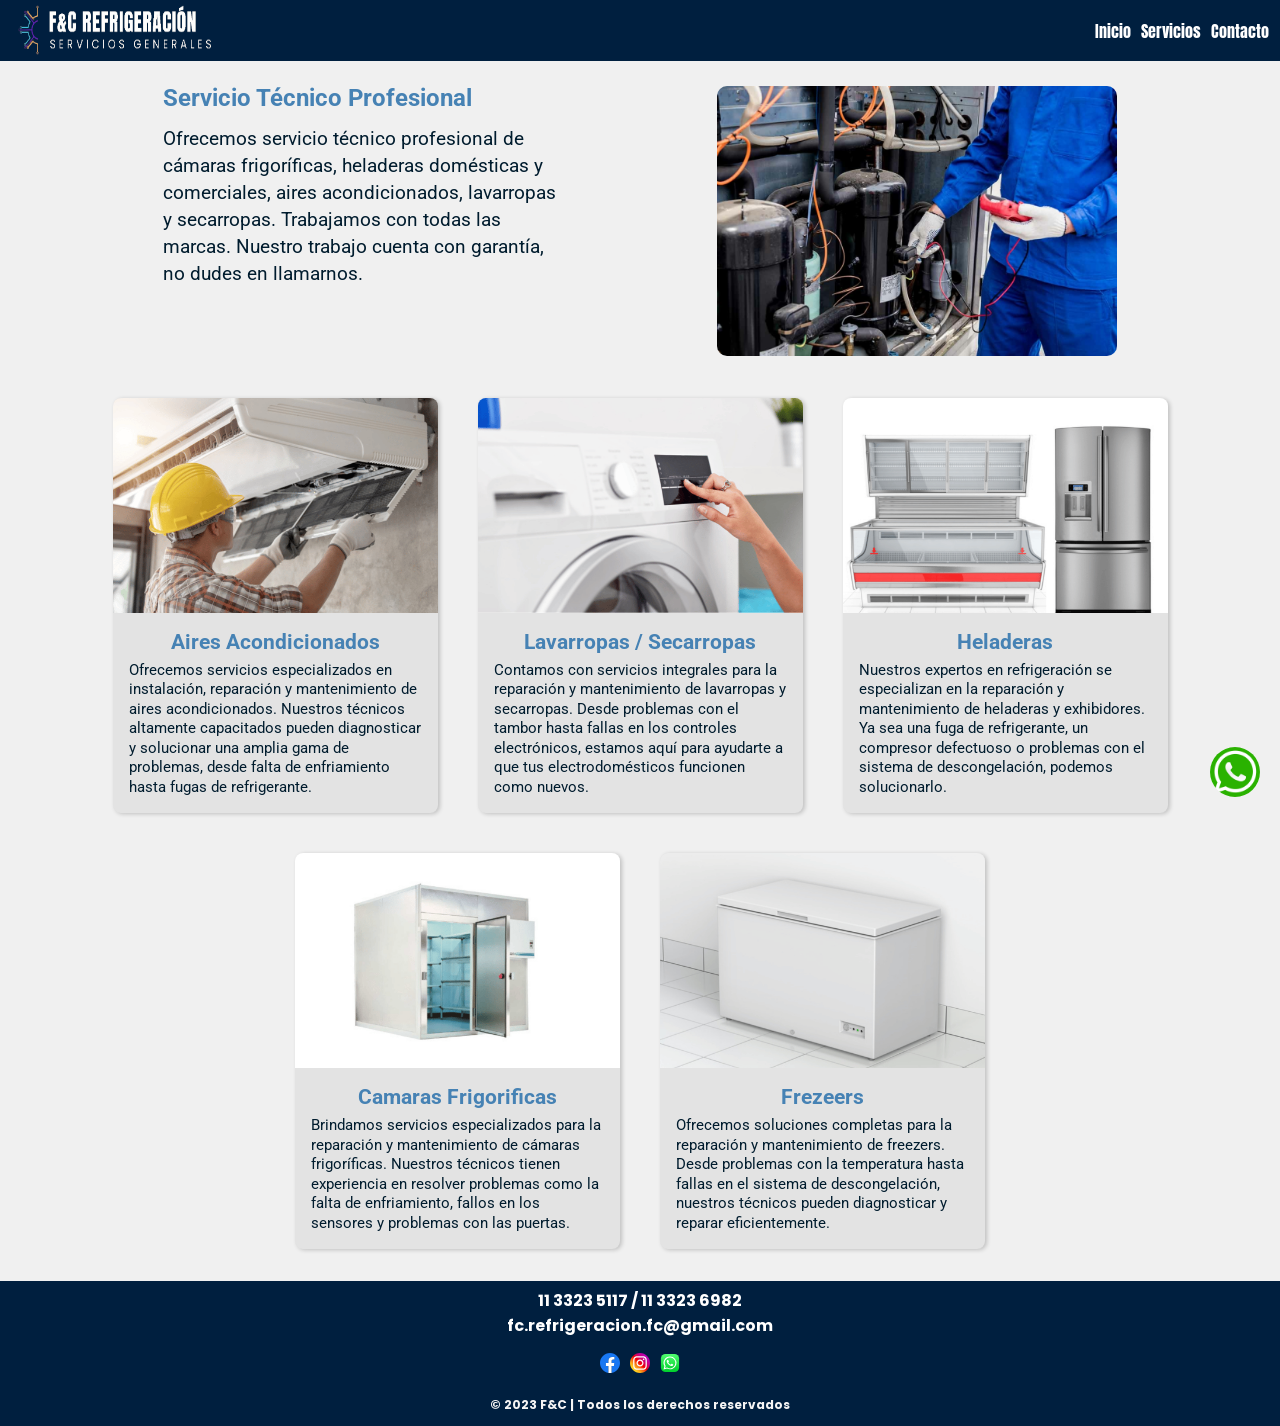
<file: index.html>
<!DOCTYPE html>
<html lang="es">
<head>
    <!-- Metadatos -->
  <meta charset="UTF-8">
  <meta name="viewport" content="width=device-width, initial-scale=1.0">

    <!-- Estilos CSS -->
  <link rel="stylesheet" href="style.css">
  <link rel="stylesheet" href="reset.css">

    <!--Bootstrap-->
  <link rel="stylesheet" href="https://cdn.jsdelivr.net/npm/bootstrap-icons@1.10.3/font/bootstrap-icons.css">

    <!-- Google Fonts -->
  <link rel="preconnect" href="https://fonts.googleapis.com">
  <link rel="preconnect" href="https://fonts.gstatic.com" crossorigin>
  <link href="https://fonts.googleapis.com/css2?family=Anton&family=Poppins&family=Roboto:ital,wght@0,400;1,300&display=swap" rel="stylesheet">
  <link rel="stylesheet" href="https://fonts.googleapis.com/css2?family=Material+Symbols+Outlined:opsz,wght,FILL,GRAD@20..48,100..700,0..1,-50..200" />
</head>

  <title>Servicios de Mantenimiento</title>
</head>
<body>

<div class="grid-container">


       
    <!------------------- Header/Navbar ----------------------------------->

      <header class="item1">
        <div class="logo"><img src="./images/logo_.png" alt="Logo"></div>
        <button id="abrir" class="abrir-menu"><i class="bi bi-list"></i></button>
        <nav class="nav" id="nav">
            <button class="cerrar-menu" id="cerrar"><i class="bi bi-x"></i></button>
            <ul class="nav-list">
                <li><a href="index.html">Inicio</a></li>
                <li><a href="#servicios">Servicios</a></li>
                <li><a href="contacto.html">Contacto</a></li>
            </ul>
        </nav>
      </header>

    <!------------------- Main ----------------------------------->

      <div class="main">
        <div class="item2">
          <h1>Servicio Técnico Profesional</h1>
          <br>
          <p>Ofrecemos servicio técnico profesional de cámaras frigoríficas, heladeras domésticas y comerciales, aires acondicionados, lavarropas y secarropas. Trabajamos con todas las marcas. Nuestro trabajo cuenta con garantía, no dudes en llamarnos.</p>
        </div>
        <div class="item3"><img src="images/mantenimiento1.jpg" alt="imagen"></div>
      </div>


    <!------------------- Servicios ----------------------------------->   
    
    <div class="servicios item4" id="servicios">
      <div class="card">
        <img src="images/0001.png" alt="">
        <div class="card-content">
          <h3>Aires Acondicionados</h3>
          <p>Ofrecemos servicios especializados en instalación, reparación y mantenimiento de aires acondicionados. Nuestros técnicos altamente capacitados pueden diagnosticar y solucionar una amplia gama de problemas, desde falta de enfriamiento hasta fugas de refrigerante.</p>
        </div>
      </div>
  
      <div class="card">
        <img src="images/0004.png" alt="">
        <div class="card-content">
          <h3>Lavarropas / Secarropas</h3>
          <p>Contamos con servicios integrales para la reparación y mantenimiento de lavarropas y secarropas. Desde problemas con el tambor hasta fallas en los controles electrónicos, estamos aquí para ayudarte a que tus electrodomésticos funcionen como nuevos.</p>
        </div>
      </div>
  
      <div class="card">
        <img src="images/0002.png" alt="">
        <div class="card-content">
          <h3>Heladeras</h3>
          <p>Nuestros expertos en refrigeración se especializan en la reparación y mantenimiento de heladeras y exhibidores. Ya sea una fuga de refrigerante, un compresor defectuoso o problemas con el sistema de descongelación, podemos solucionarlo.</p>
        </div>
      </div>
  
      <div class="card">
        <img src="images/0005.png" alt="">
        <div class="card-content">
          <h3>Camaras Frigorificas</h3>
          <p>Brindamos servicios especializados para la reparación y mantenimiento de cámaras frigoríficas. Nuestros técnicos tienen experiencia en resolver problemas como la falta de enfriamiento, fallos en los sensores y problemas con las puertas.</p>
        </div>
      </div>
  
      <div class="card">
        <img src="images/0003.png" alt="">
        <div class="card-content">
          <h3>Frezeers</h3>
          <p>Ofrecemos soluciones completas para la reparación y mantenimiento de freezers. Desde problemas con la temperatura hasta fallas en el sistema de descongelación, nuestros técnicos pueden diagnosticar y reparar eficientemente.</p>
        </div>
      </div>
    </div>
  
    <!------------------- Boton flotante Whatsapp  --------------------->
  
      <a href="https://wa.link/7ofobc">
        <div class="floating-button bell-animation">
          <img src="images/whatsapp.png">
        </div>
      </a>
  
  
    <!---------------------- Footer ---------------------------------------->
  
      <footer class="item5 footer">
        <div class="footer-contact">
          <div class="nums">
            <a href="#">11 3323 5117 / </a>
            <a href="#">11 3323 6982 </a>
          </div>
          <div class="mail">
            <a id="mail" href="mailto: fc.refrigeracion.fc@gmail.com">fc.refrigeracion.fc@gmail.com</a>
          </div>
        </div>
        <br>
        <div class="footer-social">
          <div class="icons">
              <a href="#"><img src="images/facebook.svg" alt="Facebook logo"></a>
              <a href="#"><img src="images/instagram.svg" alt="Instagram logo"></a>
              <a href="https://wa.link/7ofobc"><img src="images/whatsapp.svg" alt="whatsapp lo"></a>
          </div>
        </div>
        <br>
        <div class="footer-legal">
            <p>&copy; 2023 F&C | Todos los derechos reservados</p>
        </div>
      </footer> 
    
</div>






    <!-- jQuery -->
  <script src="https://ajax.googleapis.com/ajax/libs/jquery/3.5.1/jquery.min.js"></script>

    <!-- Script -->
  <script src="index.js"></script>

</body>
</file>
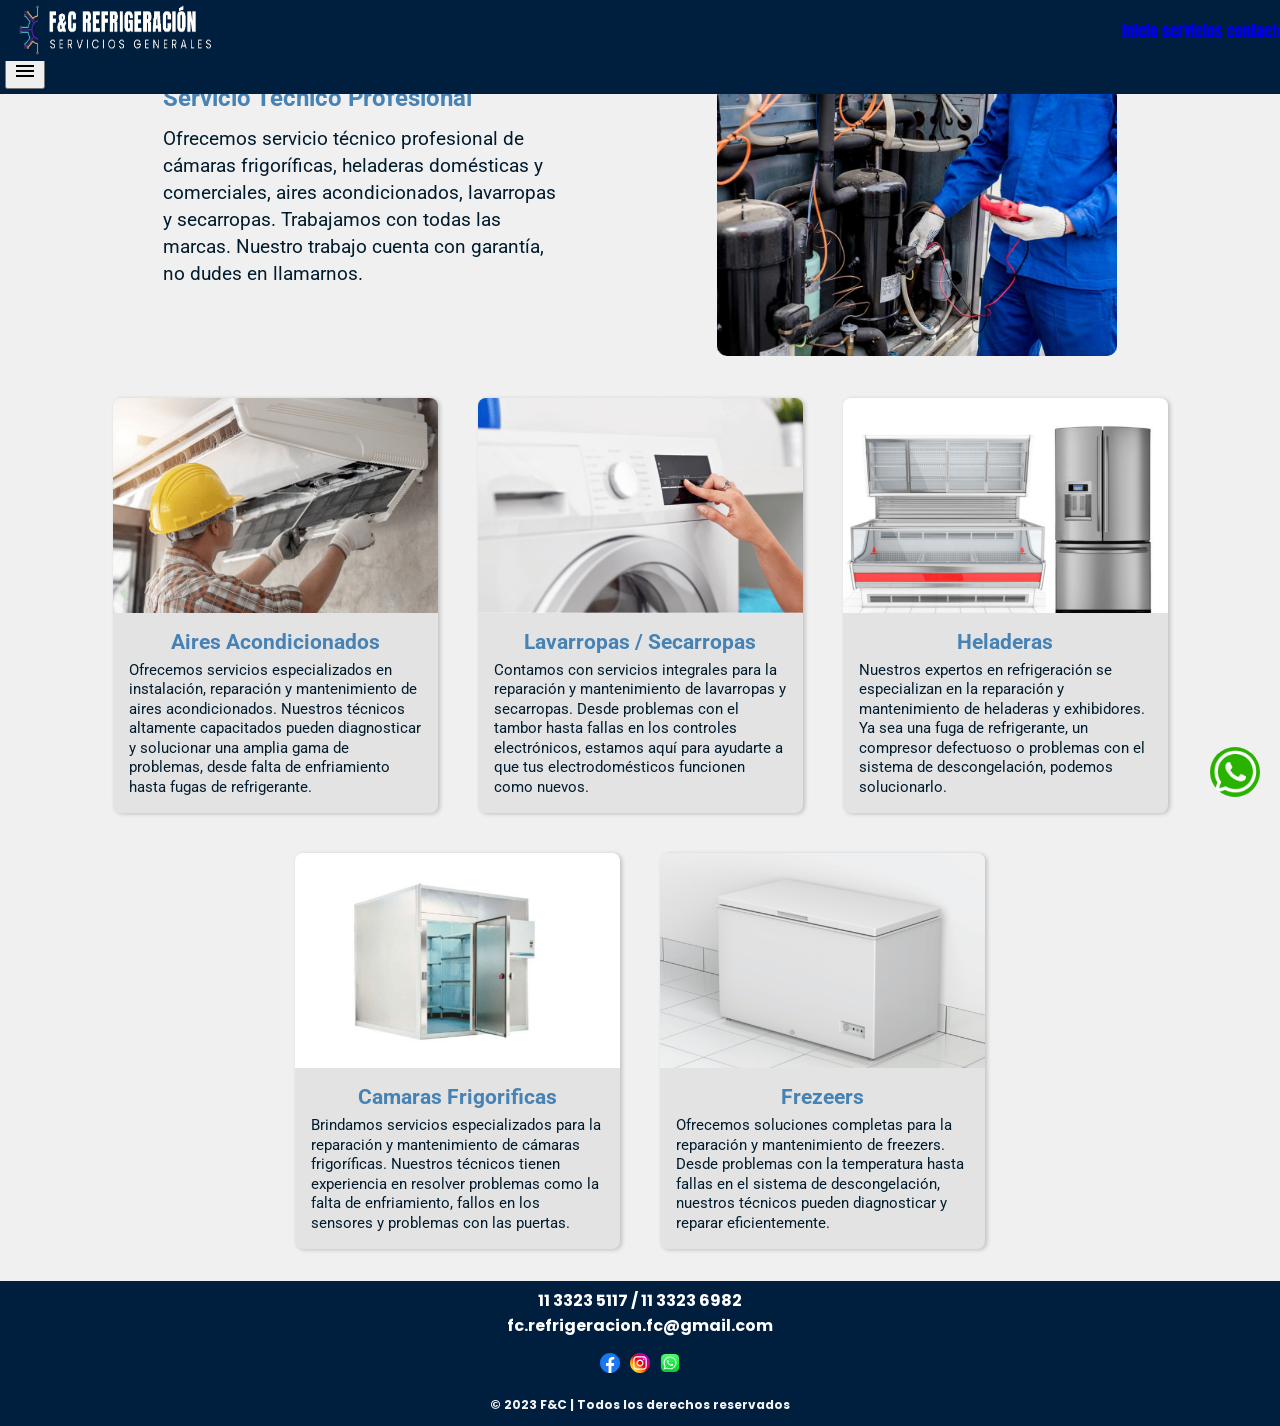
<file: public/index.html>
<!DOCTYPE html>
<html lang="es">
<head>
    <!-- Metadatos -->
  <meta charset="UTF-8">
  <meta name="viewport" content="width=device-width, initial-scale=1.0">

    <!-- Estilos CSS -->
  <link rel="stylesheet" href="style.css">
  <link rel="stylesheet" href="reset.css">


    <!-- Google Fonts -->
  <link rel="preconnect" href="https://fonts.googleapis.com">
  <link rel="preconnect" href="https://fonts.gstatic.com" crossorigin>
  <link href="https://fonts.googleapis.com/css2?family=Anton&family=Poppins&family=Roboto:ital,wght@0,400;1,300&display=swap" rel="stylesheet">
  <link rel="stylesheet" href="https://fonts.googleapis.com/css2?family=Material+Symbols+Outlined:opsz,wght,FILL,GRAD@20..48,100..700,0..1,-50..200" />
</head>

  <title>Servicios de Mantenimiento</title>
</head>
<body>

<div class="grid-container">


       
    <!------------------- Header/Navbar ----------------------------------->
      <div class="item1 mobile">
        <div class="header">
          <div class="logo"><img src="images/logo_.png" alt=""></div>
          <div class="more"><button id="bMore">
            <span class="material-symbols-outlined">menu</span></button>
          </div>
        </div>
        <div id="links" class="links collapsed">
          <a href="index.html">inicio</a>
          <a href="#servicios">servicios</a>
          <a href="contacto.html">contacto</a>
        </div>
      </div>

      <div class="item1 desktop">
        <div class="logo">
            <img src="images/logo_.png" alt="logo">
        </div>
    
        <div class="links">
            <a href="index.html">inicio</a>
            <a href="#servicios">servicios</a>
            <a href="contacto.html">contacto</a>
        </div>
      </div>


    <!------------------- Main ----------------------------------->

      <div class="main">
        <div class="item2">
          <h1>Servicio Técnico Profesional</h1>
          <br>
          <p>Ofrecemos servicio técnico profesional de cámaras frigoríficas, heladeras domésticas y comerciales, aires acondicionados, lavarropas y secarropas. Trabajamos con todas las marcas. Nuestro trabajo cuenta con garantía, no dudes en llamarnos.</p>
        </div>
        <div class="item3"><img src="images/mantenimiento1.jpg" alt="imagen"></div>
      </div>


    <!------------------- Servicios ----------------------------------->   
    
    <div class="servicios item4" id="servicios">
      <div class="card">
        <img src="images/0001.png" alt="">
        <div class="card-content">
          <h3>Aires Acondicionados</h3>
          <p>Ofrecemos servicios especializados en instalación, reparación y mantenimiento de aires acondicionados. Nuestros técnicos altamente capacitados pueden diagnosticar y solucionar una amplia gama de problemas, desde falta de enfriamiento hasta fugas de refrigerante.</p>
        </div>
      </div>
  
      <div class="card">
        <img src="images/0004.png" alt="">
        <div class="card-content">
          <h3>Lavarropas / Secarropas</h3>
          <p>Contamos con servicios integrales para la reparación y mantenimiento de lavarropas y secarropas. Desde problemas con el tambor hasta fallas en los controles electrónicos, estamos aquí para ayudarte a que tus electrodomésticos funcionen como nuevos.</p>
        </div>
      </div>
  
      <div class="card">
        <img src="images/0002.png" alt="">
        <div class="card-content">
          <h3>Heladeras</h3>
          <p>Nuestros expertos en refrigeración se especializan en la reparación y mantenimiento de heladeras y exhibidores. Ya sea una fuga de refrigerante, un compresor defectuoso o problemas con el sistema de descongelación, podemos solucionarlo.</p>
        </div>
      </div>
  
      <div class="card">
        <img src="images/0005.png" alt="">
        <div class="card-content">
          <h3>Camaras Frigorificas</h3>
          <p>Brindamos servicios especializados para la reparación y mantenimiento de cámaras frigoríficas. Nuestros técnicos tienen experiencia en resolver problemas como la falta de enfriamiento, fallos en los sensores y problemas con las puertas.</p>
        </div>
      </div>
  
      <div class="card">
        <img src="images/0003.png" alt="">
        <div class="card-content">
          <h3>Frezeers</h3>
          <p>Ofrecemos soluciones completas para la reparación y mantenimiento de freezers. Desde problemas con la temperatura hasta fallas en el sistema de descongelación, nuestros técnicos pueden diagnosticar y reparar eficientemente.</p>
        </div>
      </div>
    </div>
  
    <!------------------- Boton flotante Whatsapp  --------------------->
  
      <a href="https://wa.link/7ofobc">
        <div class="floating-button bell-animation">
          <img src="images/whatsapp.png">
        </div>
      </a>
  
  
    <!---------------------- Footer ---------------------------------------->
  
      <footer class="item5 footer">
        <div class="footer-contact">
          <div class="nums">
            <a href="#">11 3323 5117 / </a>
            <a href="#">11 3323 6982 </a>
          </div>
          <div class="mail">
            <a id="mail" href="mailto: fc.refrigeracion.fc@gmail.com">fc.refrigeracion.fc@gmail.com</a>
          </div>
        </div>
        <br>
        <div class="footer-social">
          <div class="icons">
              <a href="#"><img src="images/facebook.svg" alt="Facebook logo"></a>
              <a href="#"><img src="images/instagram.svg" alt="Instagram logo"></a>
              <a href="https://wa.link/7ofobc"><img src="images/whatsapp.svg" alt="whatsapp lo"></a>
          </div>
        </div>
        <br>
        <div class="footer-legal">
            <p>&copy; 2023 F&C | Todos los derechos reservados</p>
        </div>
      </footer> 
    
</div>






    <!-- jQuery -->
  <script src="https://ajax.googleapis.com/ajax/libs/jquery/3.5.1/jquery.min.js"></script>

    <!-- Script -->
  <script src="index.js"></script>

</body>
</file>
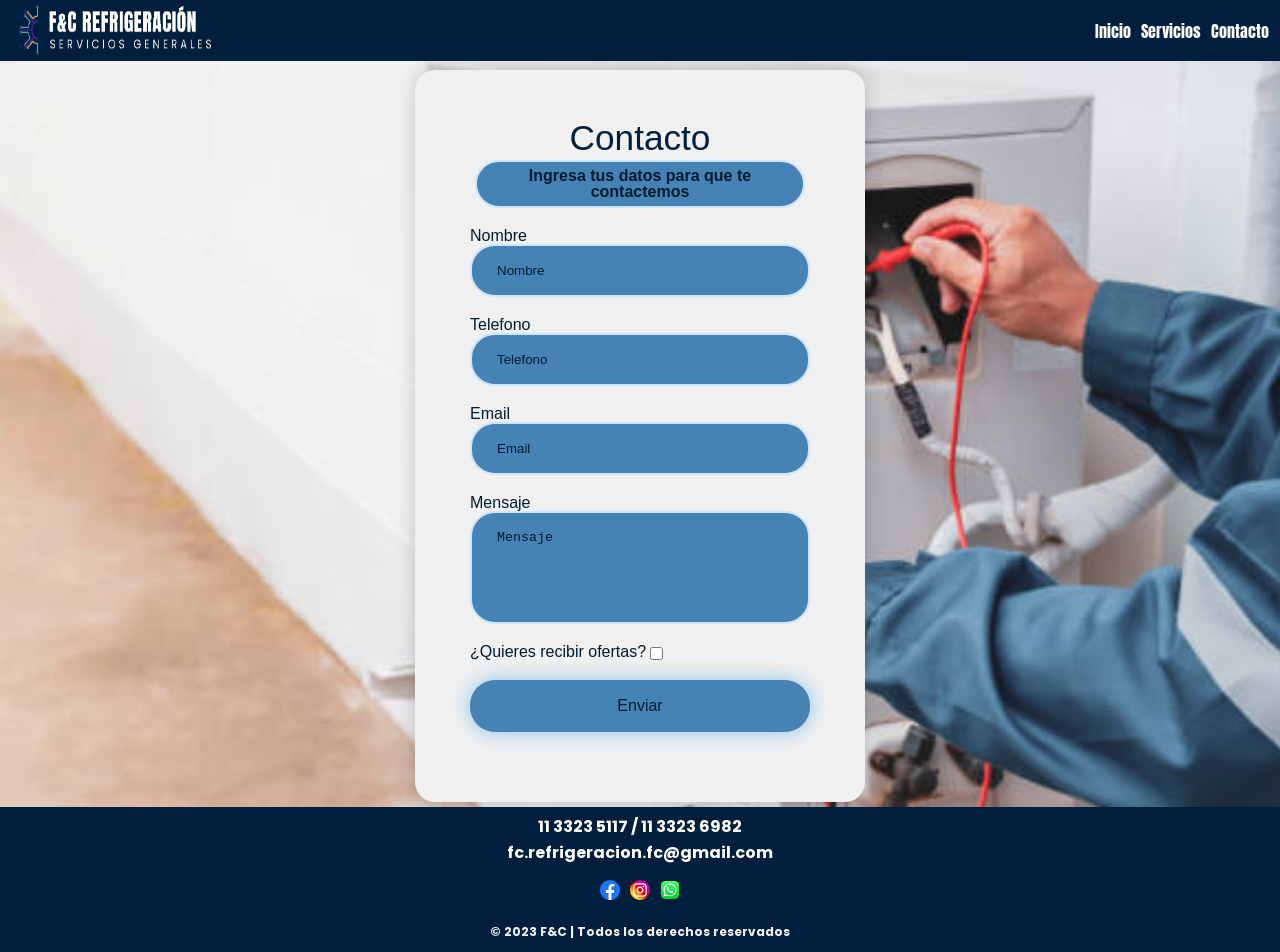
<file: contacto.html>
<!DOCTYPE html>
<html lang="es">
  <head>
    <!-- Metadatos -->
    <meta charset="UTF-8">
    <meta name="viewport" content="width=device-width, initial-scale=1.0">

    <!-- Estilos CSS -->
    <link rel="stylesheet" href="style.css">
    <link rel="stylesheet" href="reset.css">

    <!-- Google Fonts -->
    <link rel="preconnect" href="https://fonts.googleapis.com">
    <link rel="preconnect" href="https://fonts.gstatic.com" crossorigin>
    <link href="https://fonts.googleapis.com/css2?family=Anton&family=Poppins&family=Roboto:ital,wght@0,400;1,300&display=swap" rel="stylesheet">
    <link rel="stylesheet" href="https://fonts.googleapis.com/css2?family=Material+Symbols+Outlined:opsz,wght,FILL,GRAD@20..48,100..700,0..1,-50..200" />
    <title>Servicios de Mantenimiento</title>
  </head>
  

<body class="contacto-body">

    <!------------------- Header/Navbar ----------------------------------->

    <header class="item1">
      <div class="logo"><img src="./images/logo_.png" alt="Logo"></div>
      <button id="abrir" class="abrir-menu"><i class="bi bi-list"></i></button>
      <nav class="nav" id="nav">
          <button class="cerrar-menu" id="cerrar"><i class="bi bi-x"></i></button>
          <ul class="nav-list">
              <li><a href="index.html">Inicio</a></li>
              <li><a href="#servicios">Servicios</a></li>
              <li><a href="contacto.html">Contacto</a></li>
          </ul>
      </nav>
    </header>

    <!------------------- Formulario de Contacto ----------------------------------->

    <div class="form-container">
      <form id="miFormulario" action="/enviar-formulario" class="form" method="POST">
        <h2>Contacto</h2>
        <div class="result-message">
          <span id="message">Ingresa tus datos para que te contactemos</span>
        </div>

        <div class="input-group">

            <label for="nombre">Nombre</label>
            <input type="text" name="nombre" id="name" placeholder="Nombre" required>

            <label for="telefono">Telefono</label>
            <input type="number" name="telefono" id="telefono" placeholder="Telefono" required>

            <label for="email">Email</label>
            <input type="email" name="email" id="email" placeholder="Email" required>
            
            <label for="mensaje">Mensaje</label>
            <textarea name="mensaje" id="mensaje" cols="30" rows="5" placeholder="Mensaje"></textarea required>

            <div class="checkbox">
              <p>¿Quieres recibir ofertas?</p>
              <input type="checkbox" name="quieroOfertas"> 
            </div>  

            <input class="btn" type="submit" value="Enviar">
        </div>
      </form>
  
    </div>


    <!---------------------- Footer ---------------------------------------->
  
    <footer class="item5 footer">
      <div class="footer-contact">
        <div class="nums">
          <a href="#">11 3323 5117 / </a>
          <a href="#">11 3323 6982 </a>
        </div>
        <div class="mail">
          <a id="mail" href="mailto: fc.refrigeracion.fc@gmail.com">fc.refrigeracion.fc@gmail.com</a>
        </div>
      </div>
      <br>
      <div class="footer-social">
        <div class="icons">
            <a href="#"><img src="images/facebook.svg" alt="Facebook logo"></a>
            <a href="#"><img src="images/instagram.svg" alt="Instagram logo"></a>
            <a href="https://wa.link/7ofobc"><img src="images/whatsapp.svg" alt="whatsapp logo"></a>
        </div>
      </div>
      <br>
      <div class="footer-legal">
          <p>&copy; 2023 F&C | Todos los derechos reservados</p>
      </div>
    </footer>     

    <!-- jQuery -->
    <script src="https://ajax.googleapis.com/ajax/libs/jquery/3.5.1/jquery.min.js"></script>

    <!-- Script -->
    <script src="index.js"></script>    
</body>
</html>
</file>
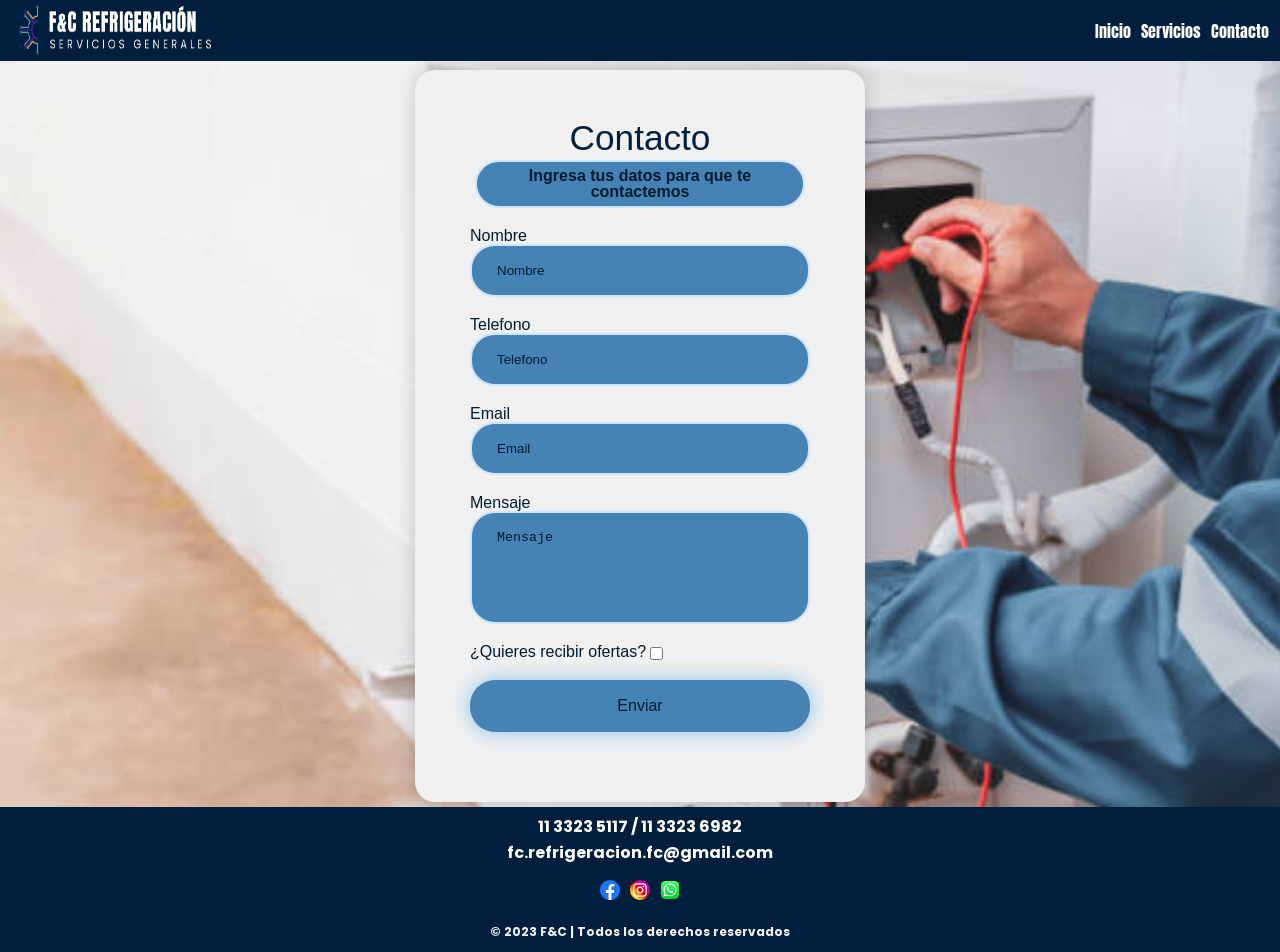
<file: public/contacto.html>
<!DOCTYPE html>
<html lang="en">
  <head>
    <!-- Metadatos -->
    <meta charset="UTF-8">
    <meta name="viewport" content="width=device-width, initial-scale=1.0">

    <!-- Estilos CSS -->
    <link rel="stylesheet" href="style.css">
    <link rel="stylesheet" href="reset.css">

    <!-- Google Fonts -->
    <link rel="preconnect" href="https://fonts.googleapis.com">
    <link rel="preconnect" href="https://fonts.gstatic.com" crossorigin>
    <link href="https://fonts.googleapis.com/css2?family=Anton&family=Poppins&family=Roboto:ital,wght@0,400;1,300&display=swap" rel="stylesheet">
    <link rel="stylesheet" href="https://fonts.googleapis.com/css2?family=Material+Symbols+Outlined:opsz,wght,FILL,GRAD@20..48,100..700,0..1,-50..200" />
    <title>Servicios de Mantenimiento</title>
  </head>
  

<body class="contacto-body">

    <!------------------- Header/Navbar ----------------------------------->

    <header class="item1">
      <div class="logo"><img src="./images/logo_.png" alt="Logo"></div>
      <button id="abrir" class="abrir-menu"><i class="bi bi-list"></i></button>
      <nav class="nav" id="nav">
          <button class="cerrar-menu" id="cerrar"><i class="bi bi-x"></i></button>
          <ul class="nav-list">
              <li><a href="/index.html">Inicio</a></li>
              <li><a href="#servicios">Servicios</a></li>
              <li><a href="contacto.html">Contacto</a></li>
          </ul>
      </nav>
    </header>

    <!------------------- Formulario de Contacto ----------------------------------->

    <div class="form-container">
      <form id="miFormulario" action="/enviar-formulario" class="form" method="POST">
        <h2>Contacto</h2>
        <div class="result-message">
          <span id="message">Ingresa tus datos para que te contactemos</span>
        </div>

        <div class="input-group">

            <label for="nombre">Nombre</label>
            <input type="text" name="nombre" id="name" placeholder="Nombre" required>

            <label for="telefono">Telefono</label>
            <input type="number" name="telefono" id="telefono" placeholder="Telefono" required>

            <label for="email">Email</label>
            <input type="email" name="email" id="email" placeholder="Email" required>
            
            <label for="mensaje">Mensaje</label>
            <textarea name="mensaje" id="mensaje" cols="30" rows="5" placeholder="Mensaje"></textarea required>

            <div class="checkbox">
              <p>¿Quieres recibir ofertas?</p>
              <input type="checkbox" name="quieroOfertas"> 
            </div>  

            <input class="btn" type="submit" value="Enviar">
        </div>
      </form>
  
    </div>


    <!---------------------- Footer ---------------------------------------->
  
    <footer class="item5 footer">
      <div class="footer-contact">
        <div class="nums">
          <a href="#">11 3323 5117 / </a>
          <a href="#">11 3323 6982 </a>
        </div>
        <div class="mail">
          <a id="mail" href="mailto: fc.refrigeracion.fc@gmail.com">fc.refrigeracion.fc@gmail.com</a>
        </div>
      </div>
      <br>
      <div class="footer-social">
        <div class="icons">
            <a href="#"><img src="images/facebook.svg" alt="Facebook logo"></a>
            <a href="#"><img src="images/instagram.svg" alt="Instagram logo"></a>
            <a href="https://wa.link/7ofobc"><img src="images/whatsapp.svg" alt="whatsapp logo"></a>
        </div>
      </div>
      <br>
      <div class="footer-legal">
          <p>&copy; 2023 F&C | Todos los derechos reservados</p>
      </div>
    </footer>     

    <!-- jQuery -->
    <script src="https://ajax.googleapis.com/ajax/libs/jquery/3.5.1/jquery.min.js"></script>

    <!-- Script -->
    <script src="index.js"></script>    
</body>
</html>
</file>
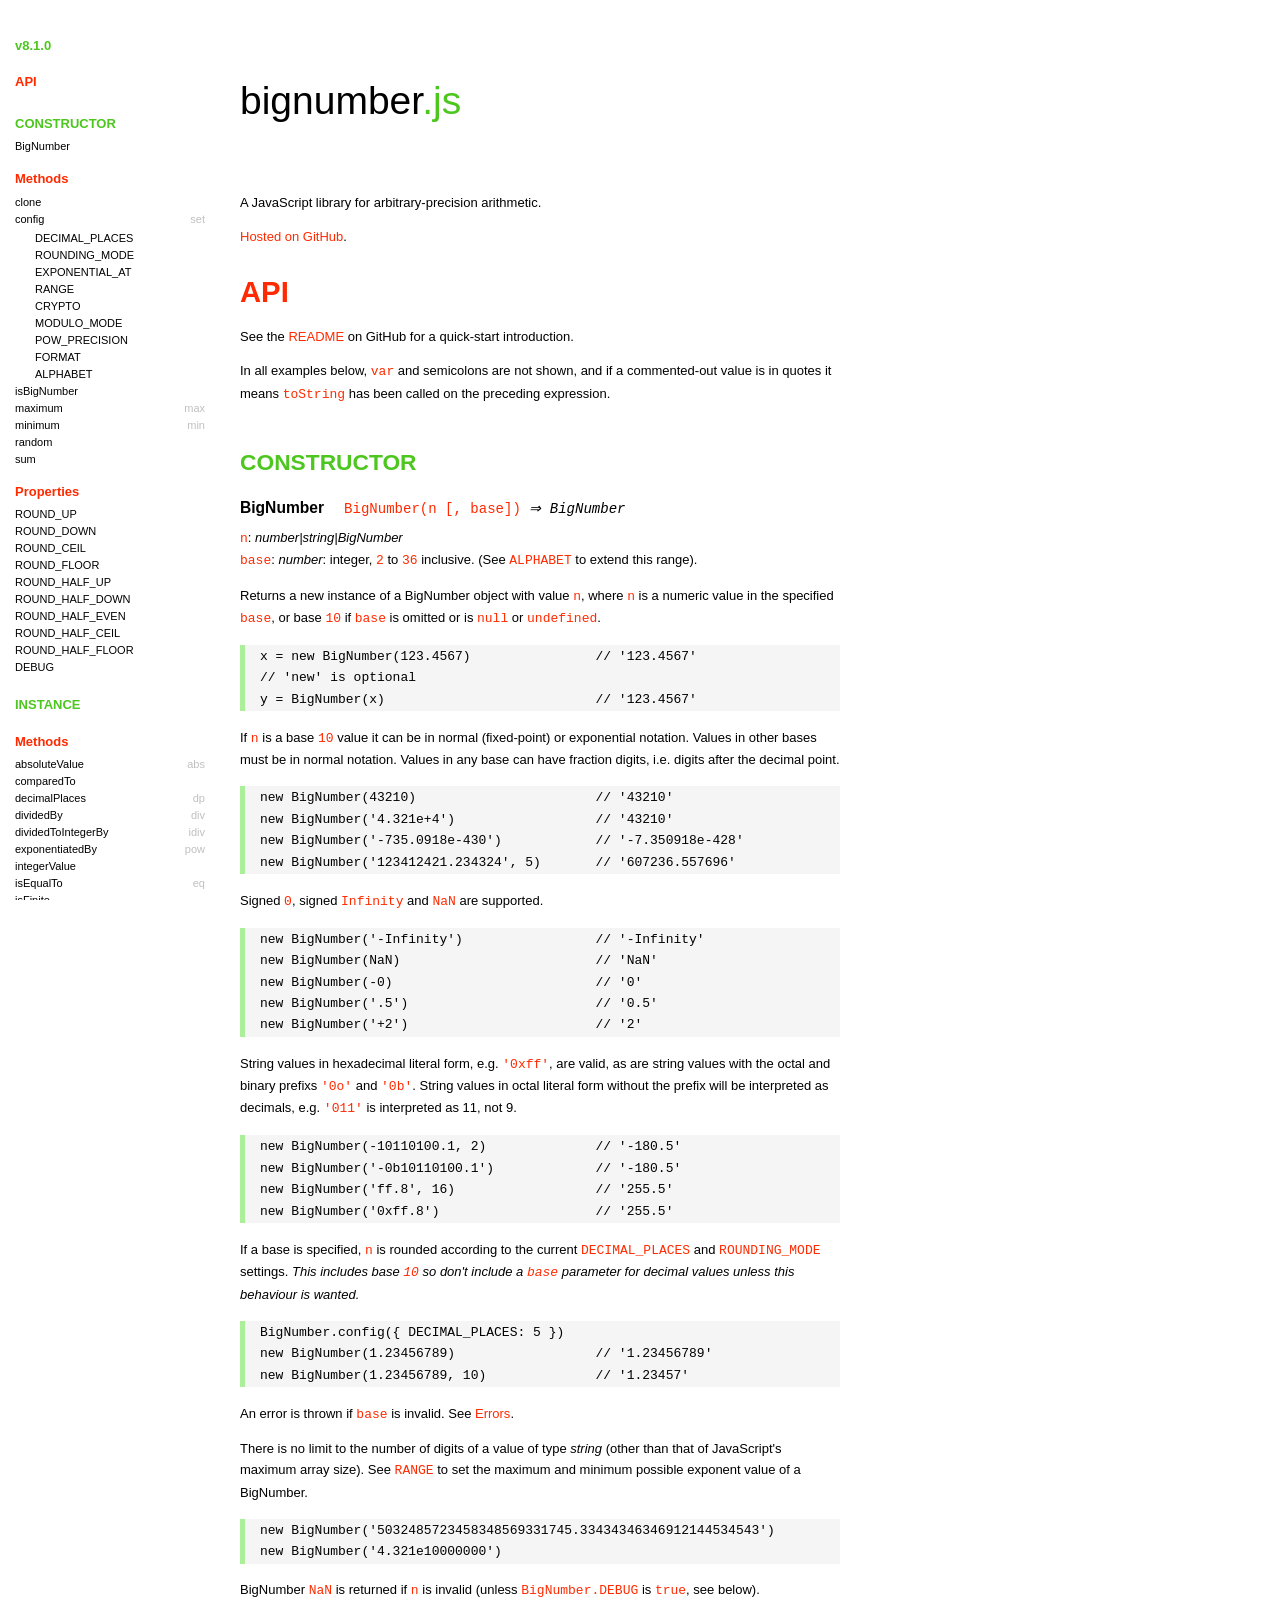
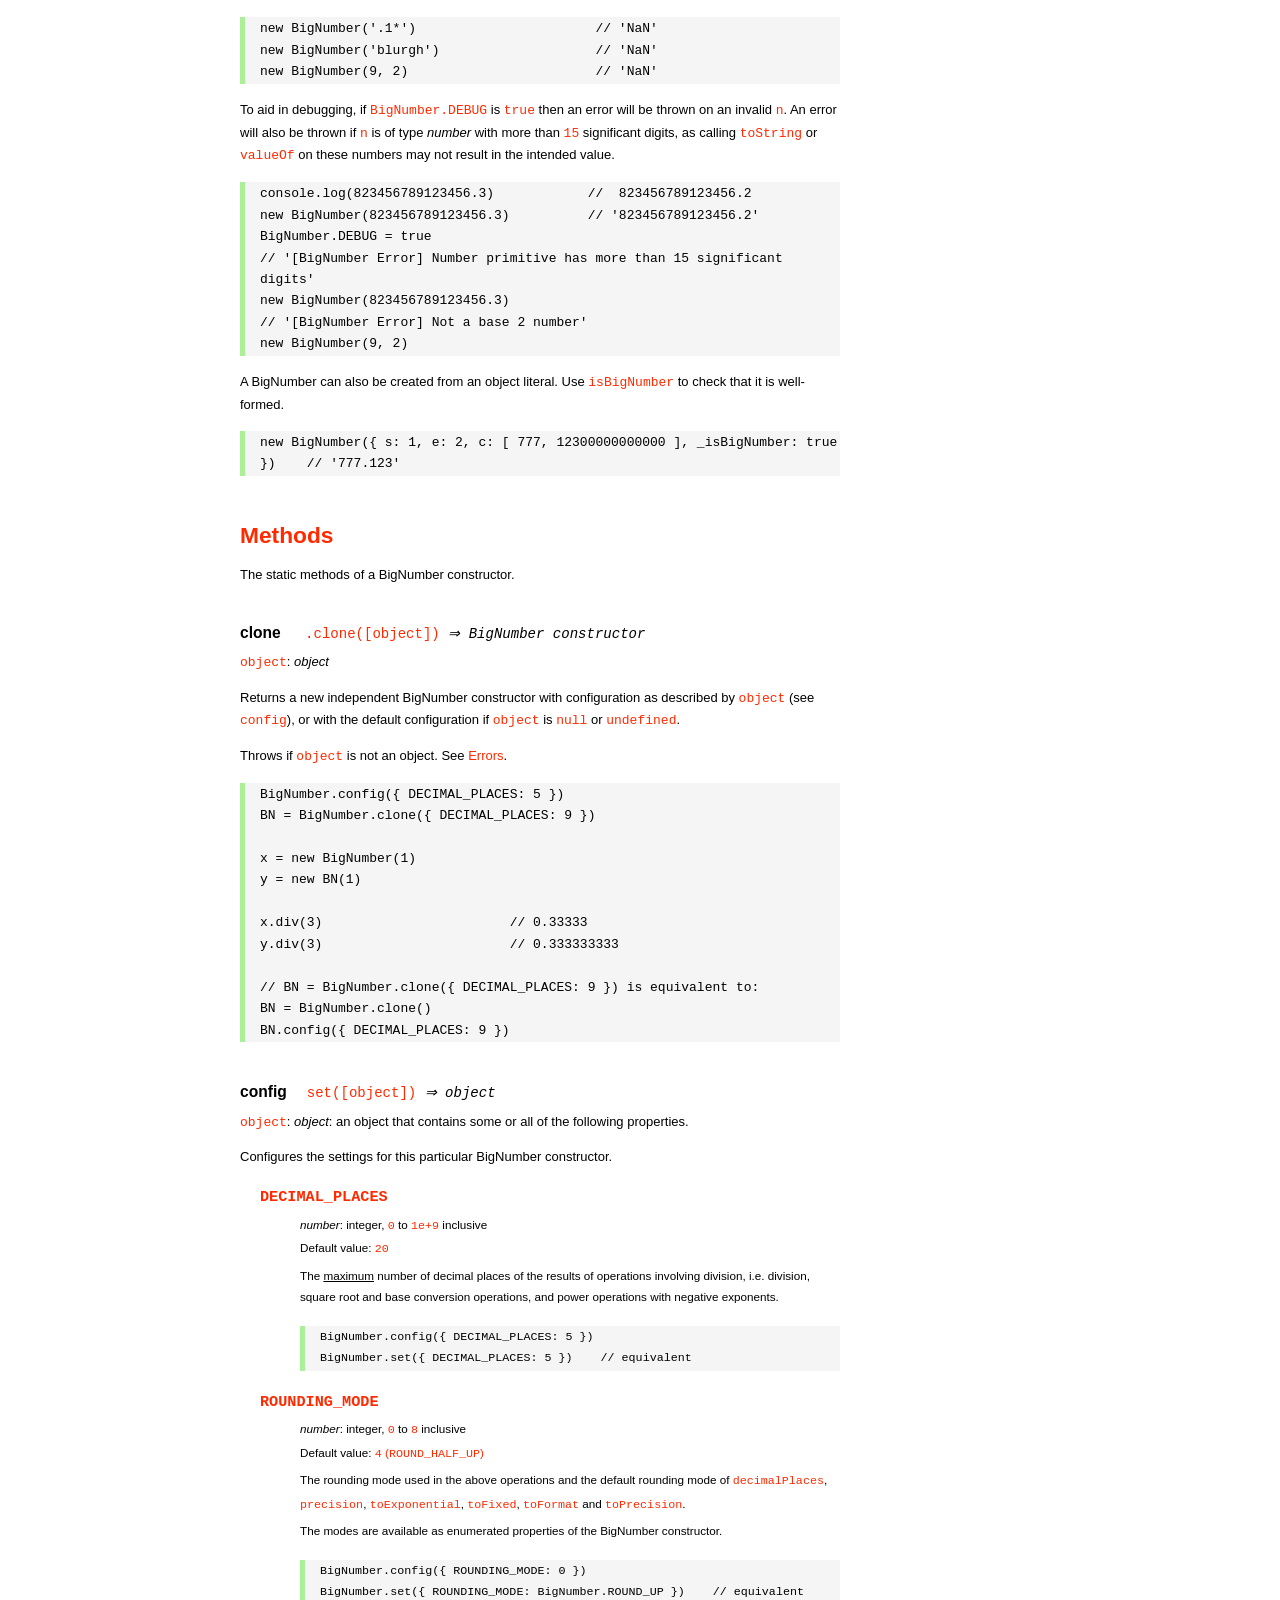
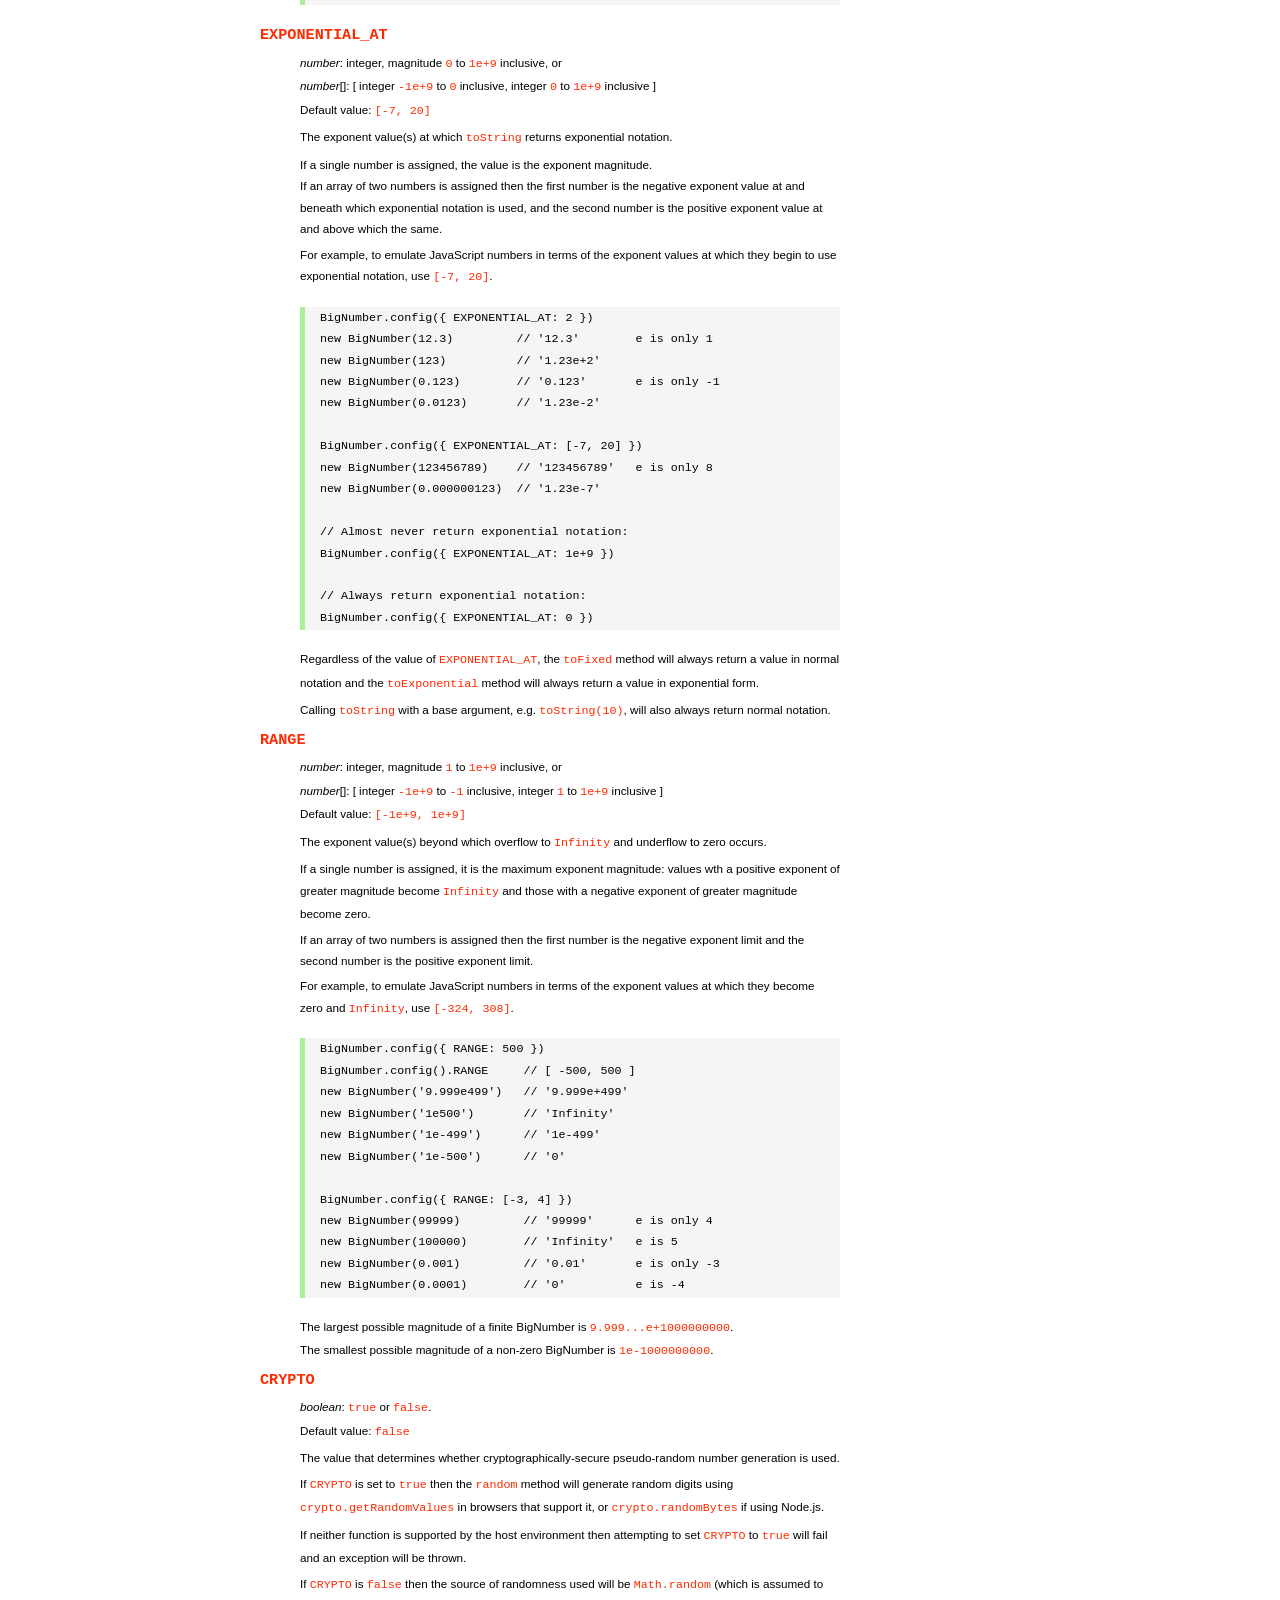
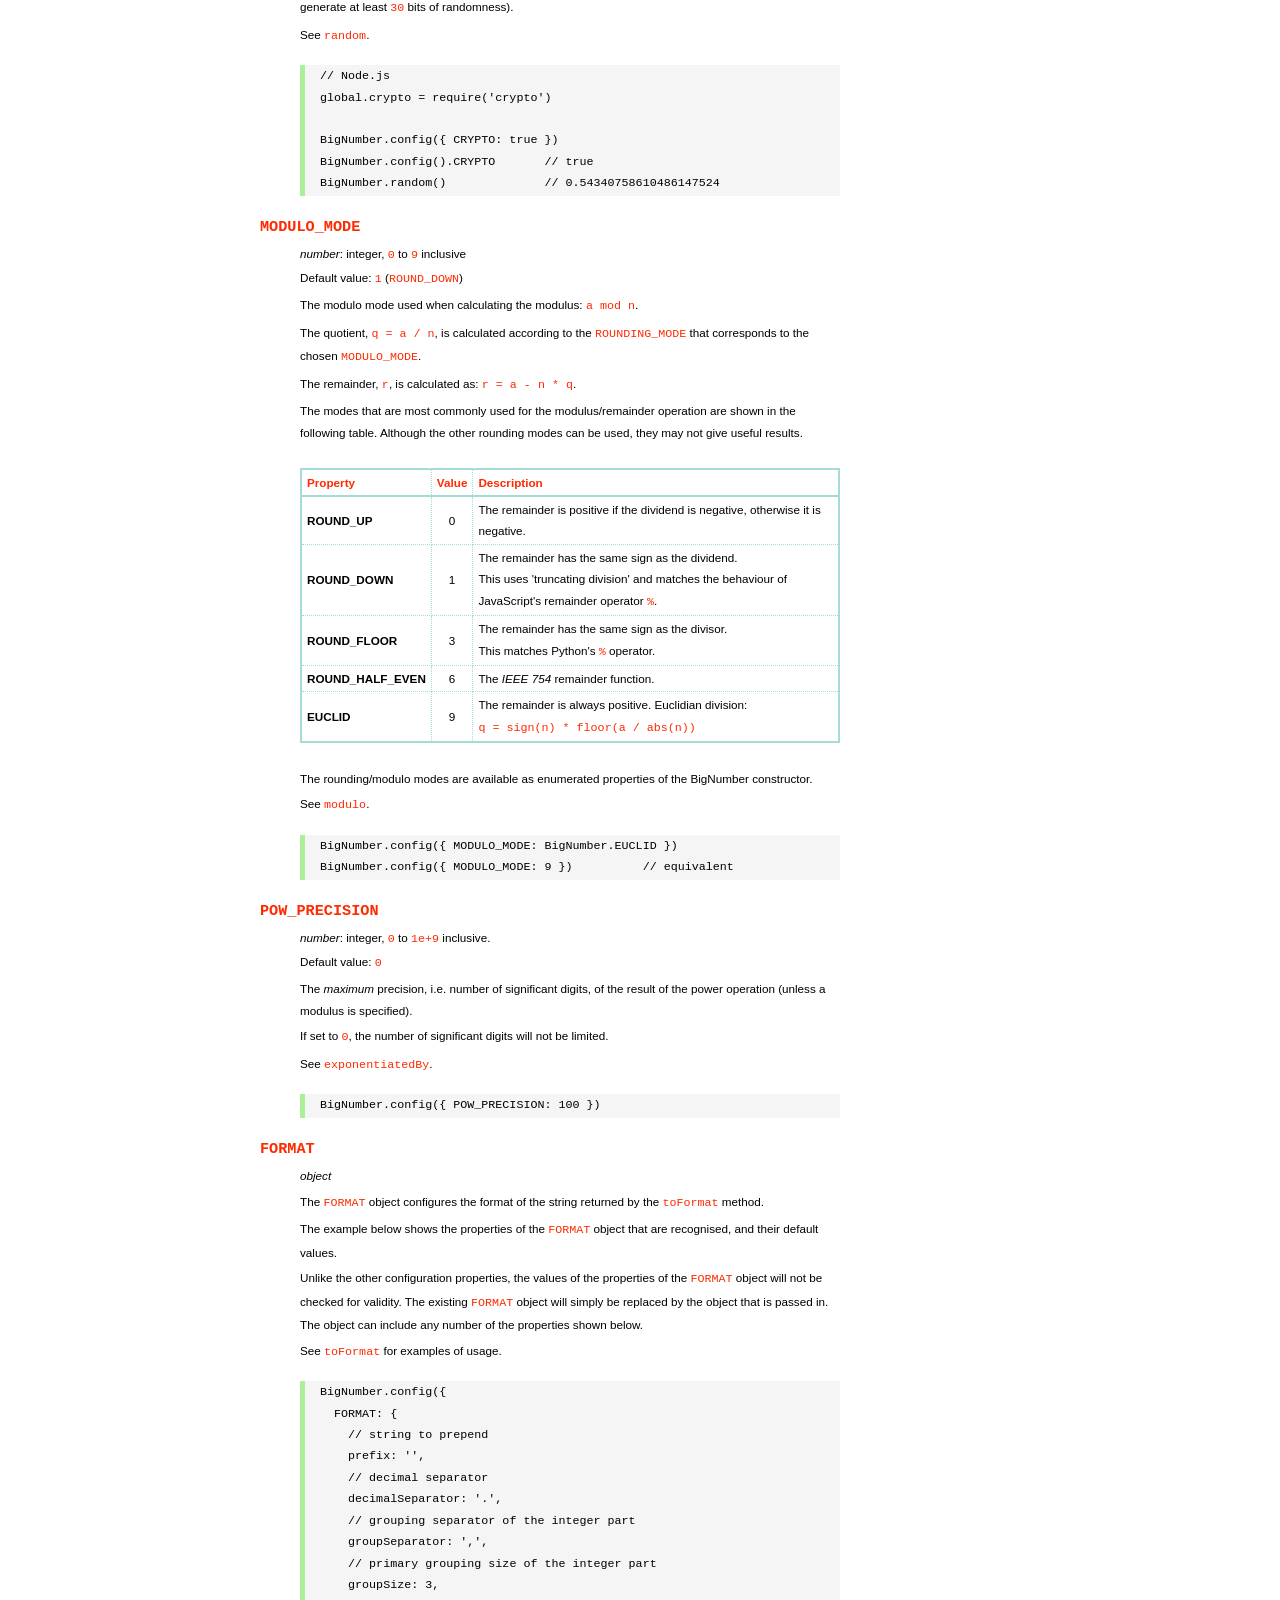
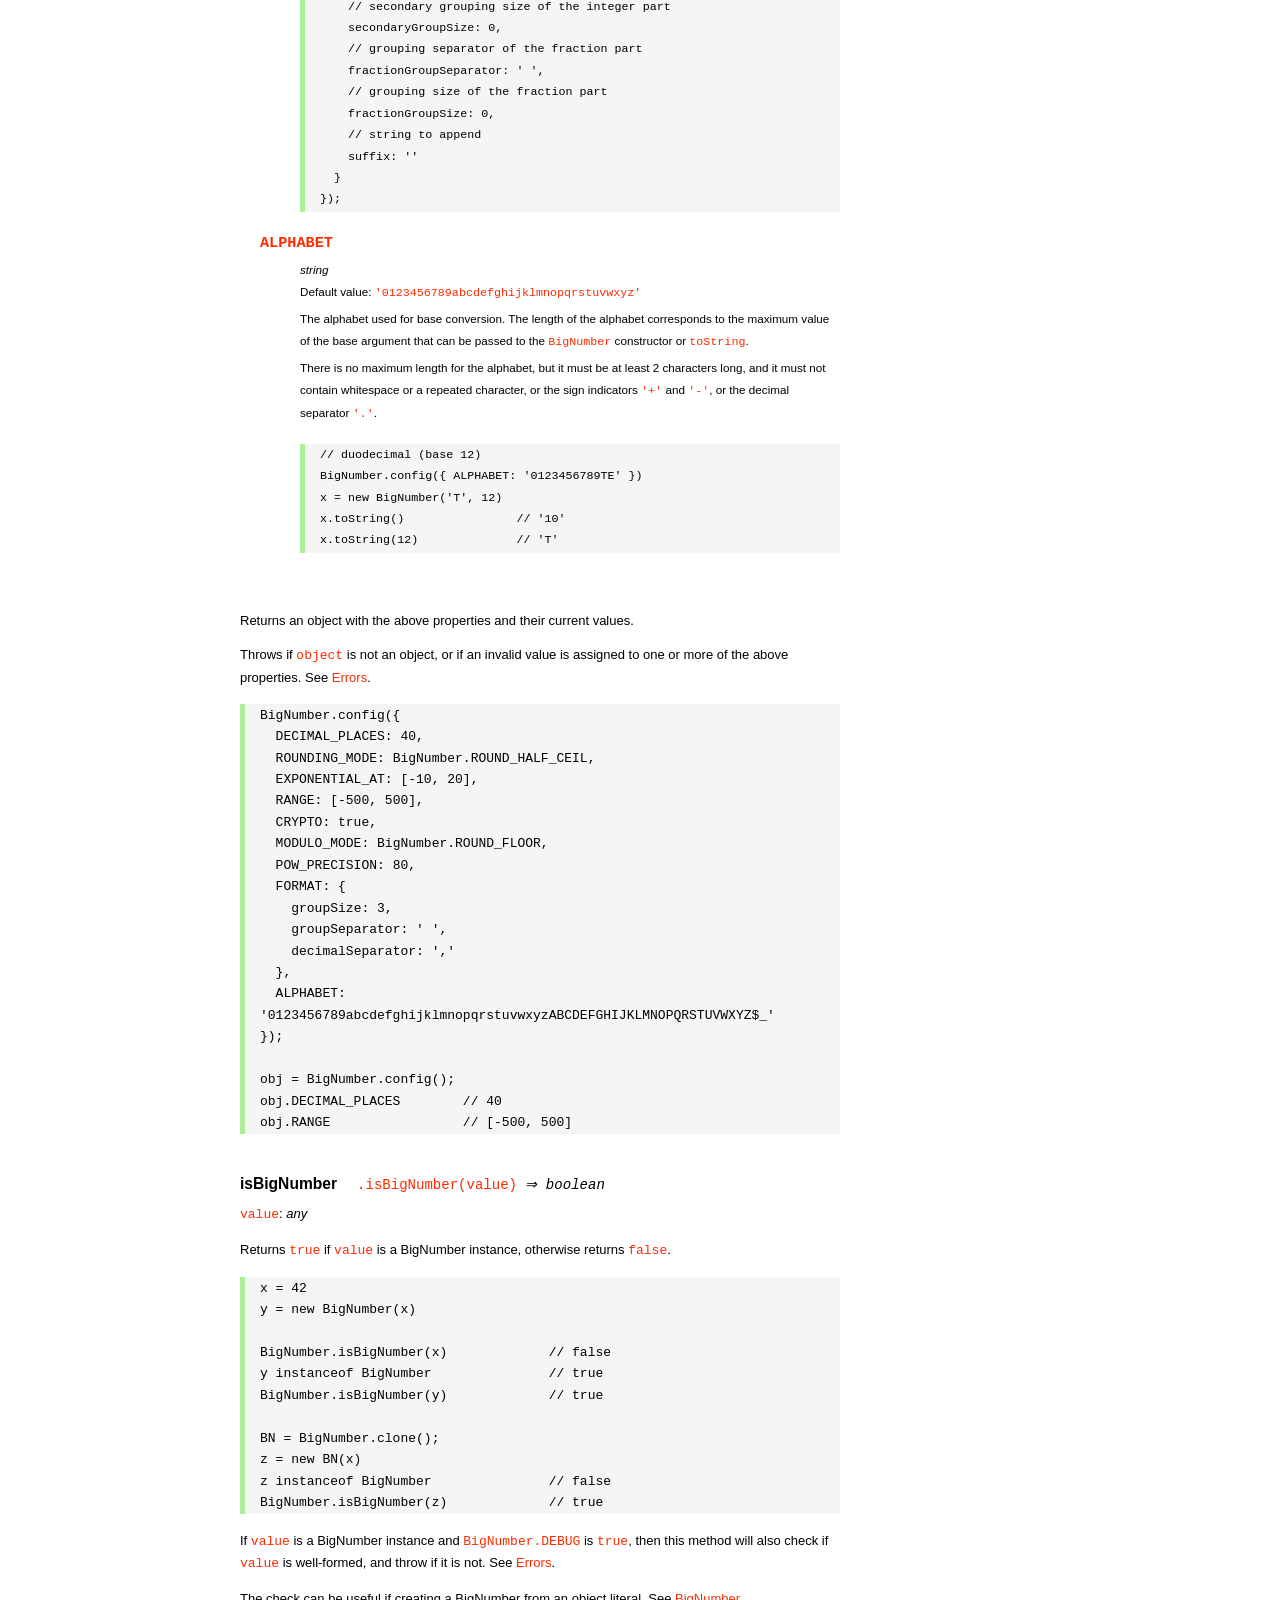
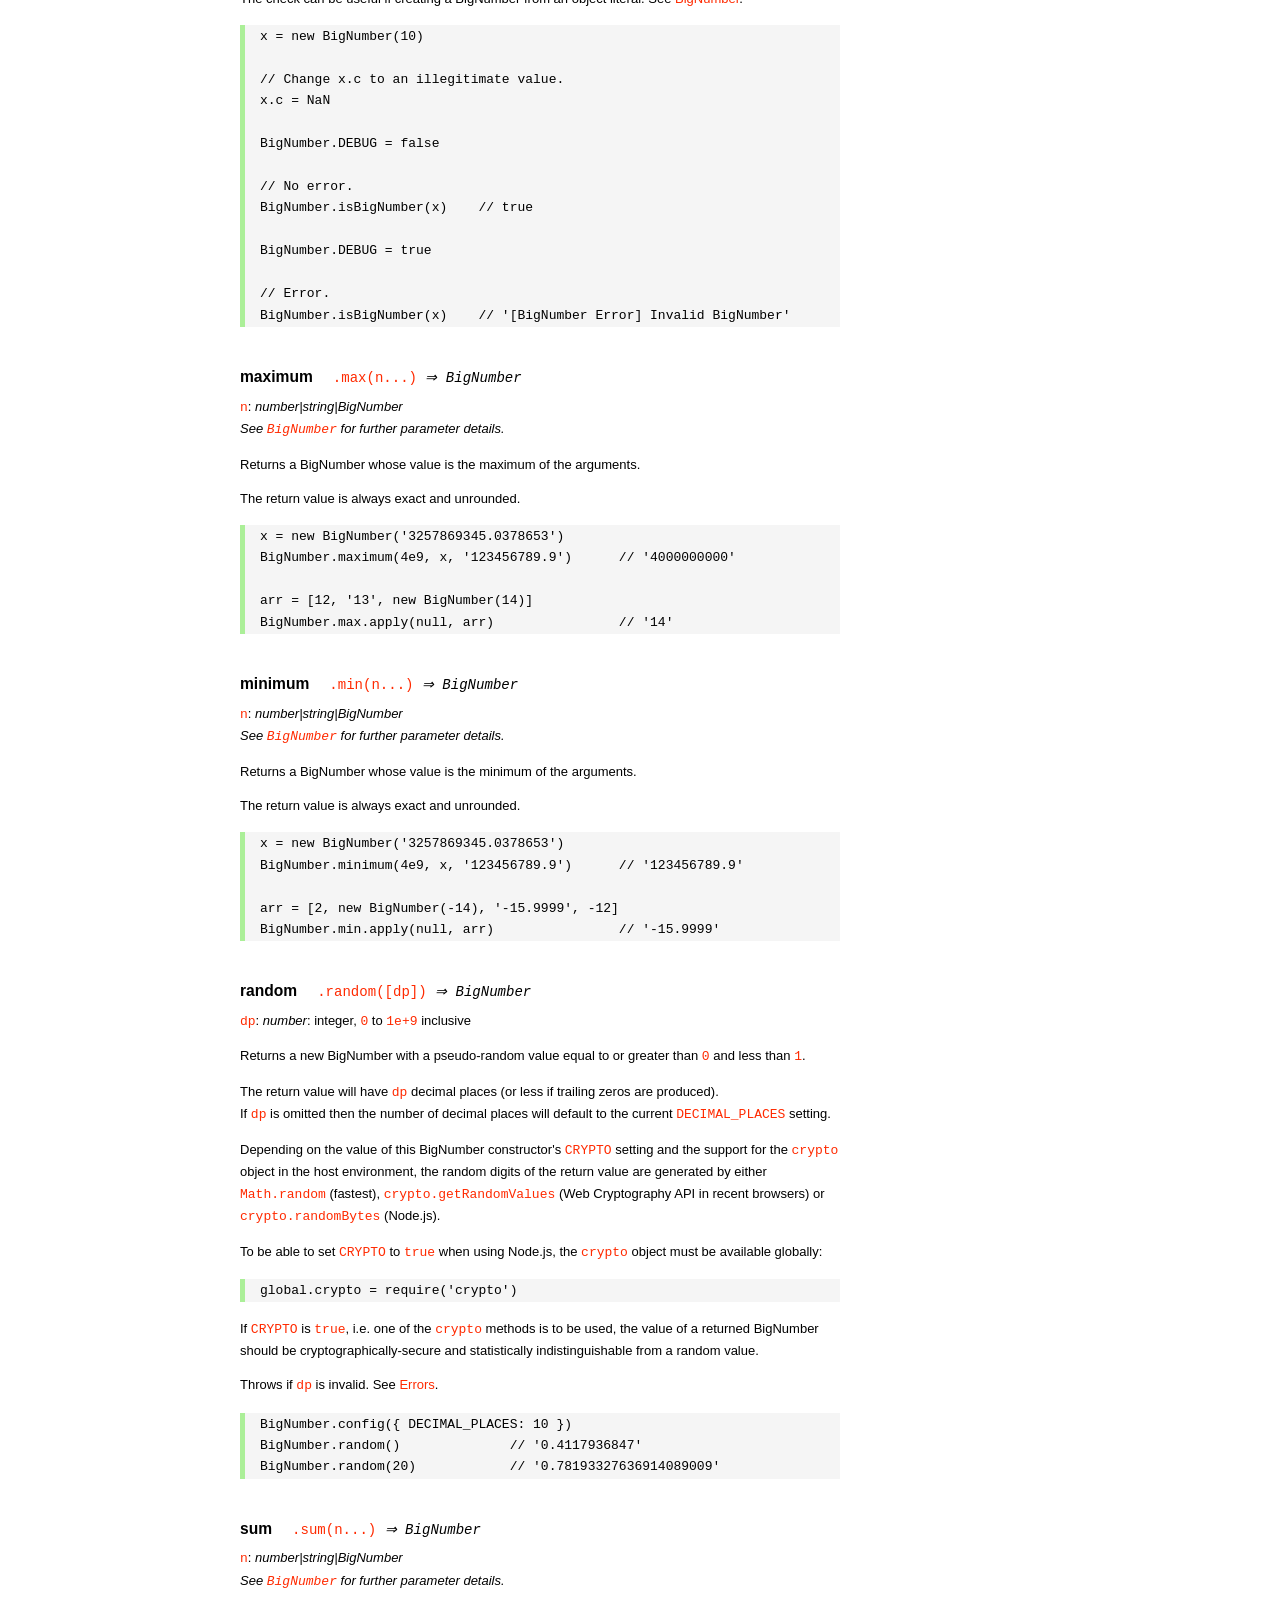
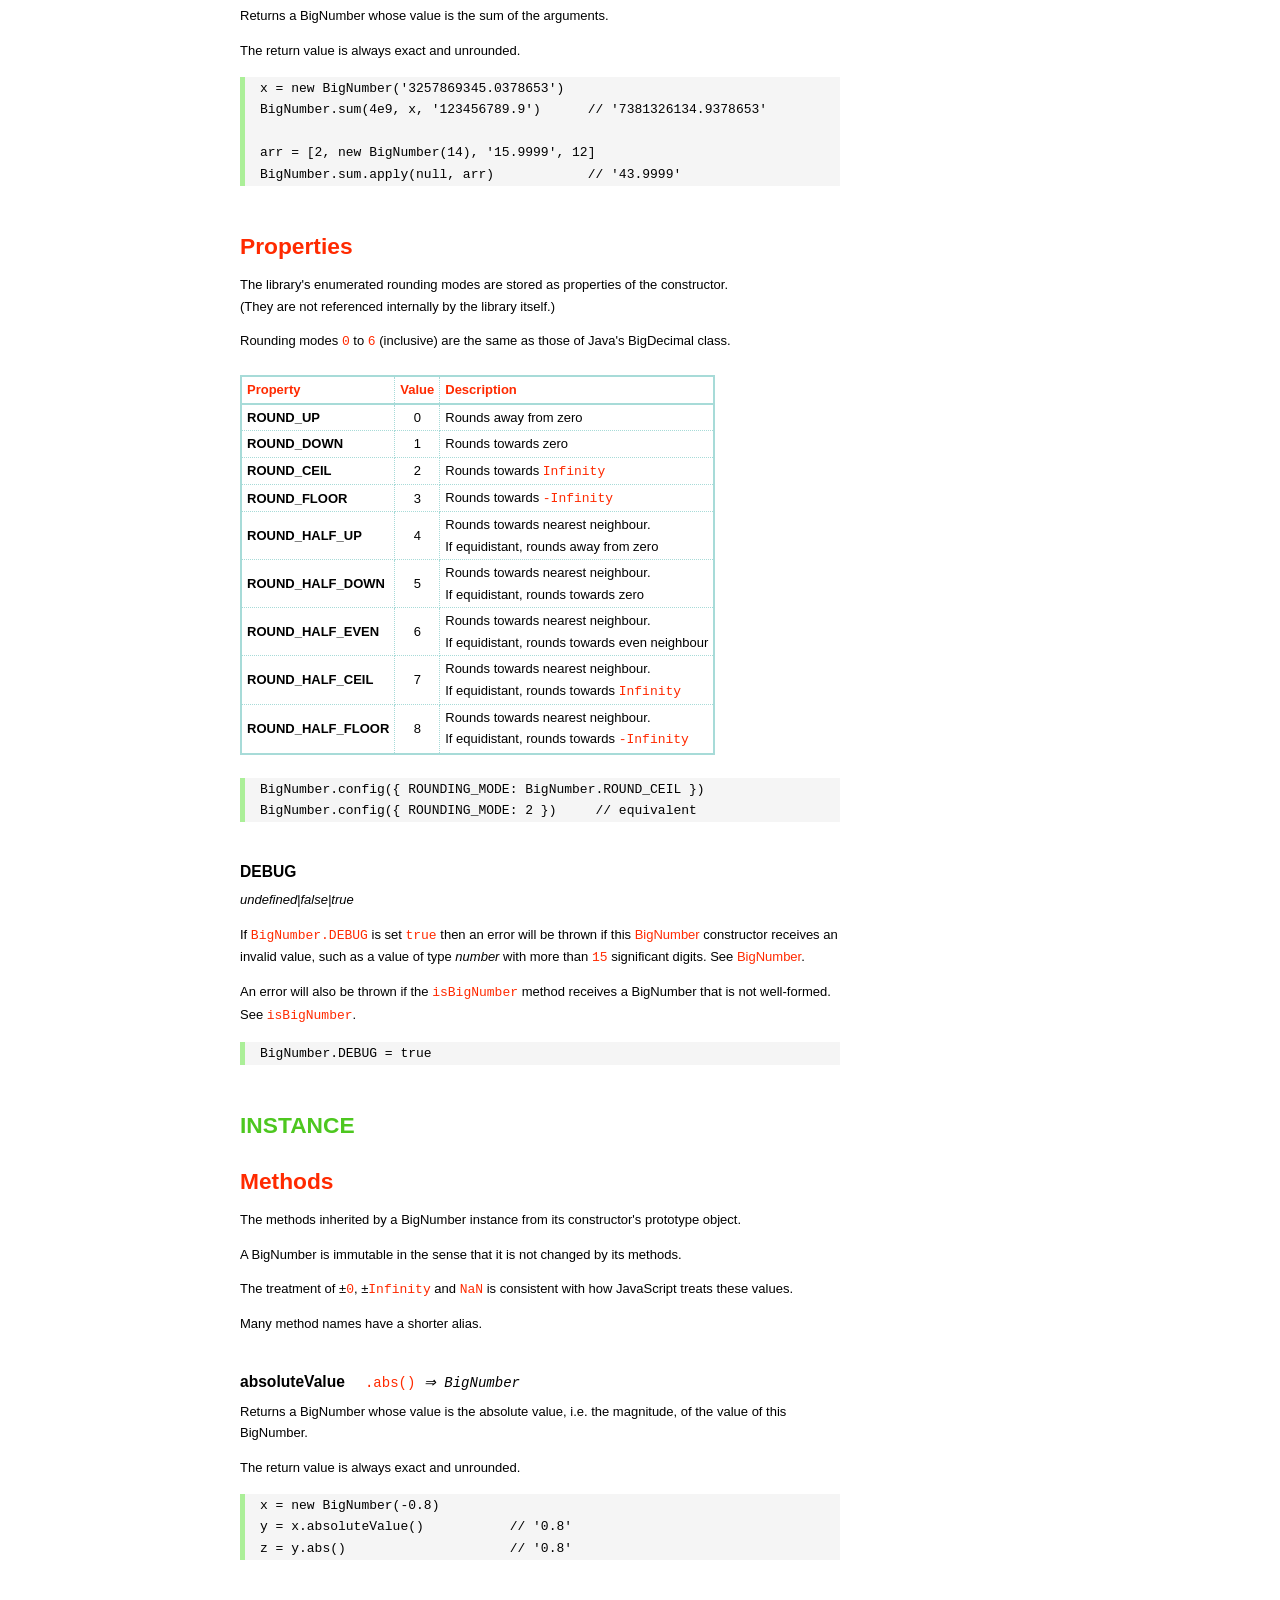
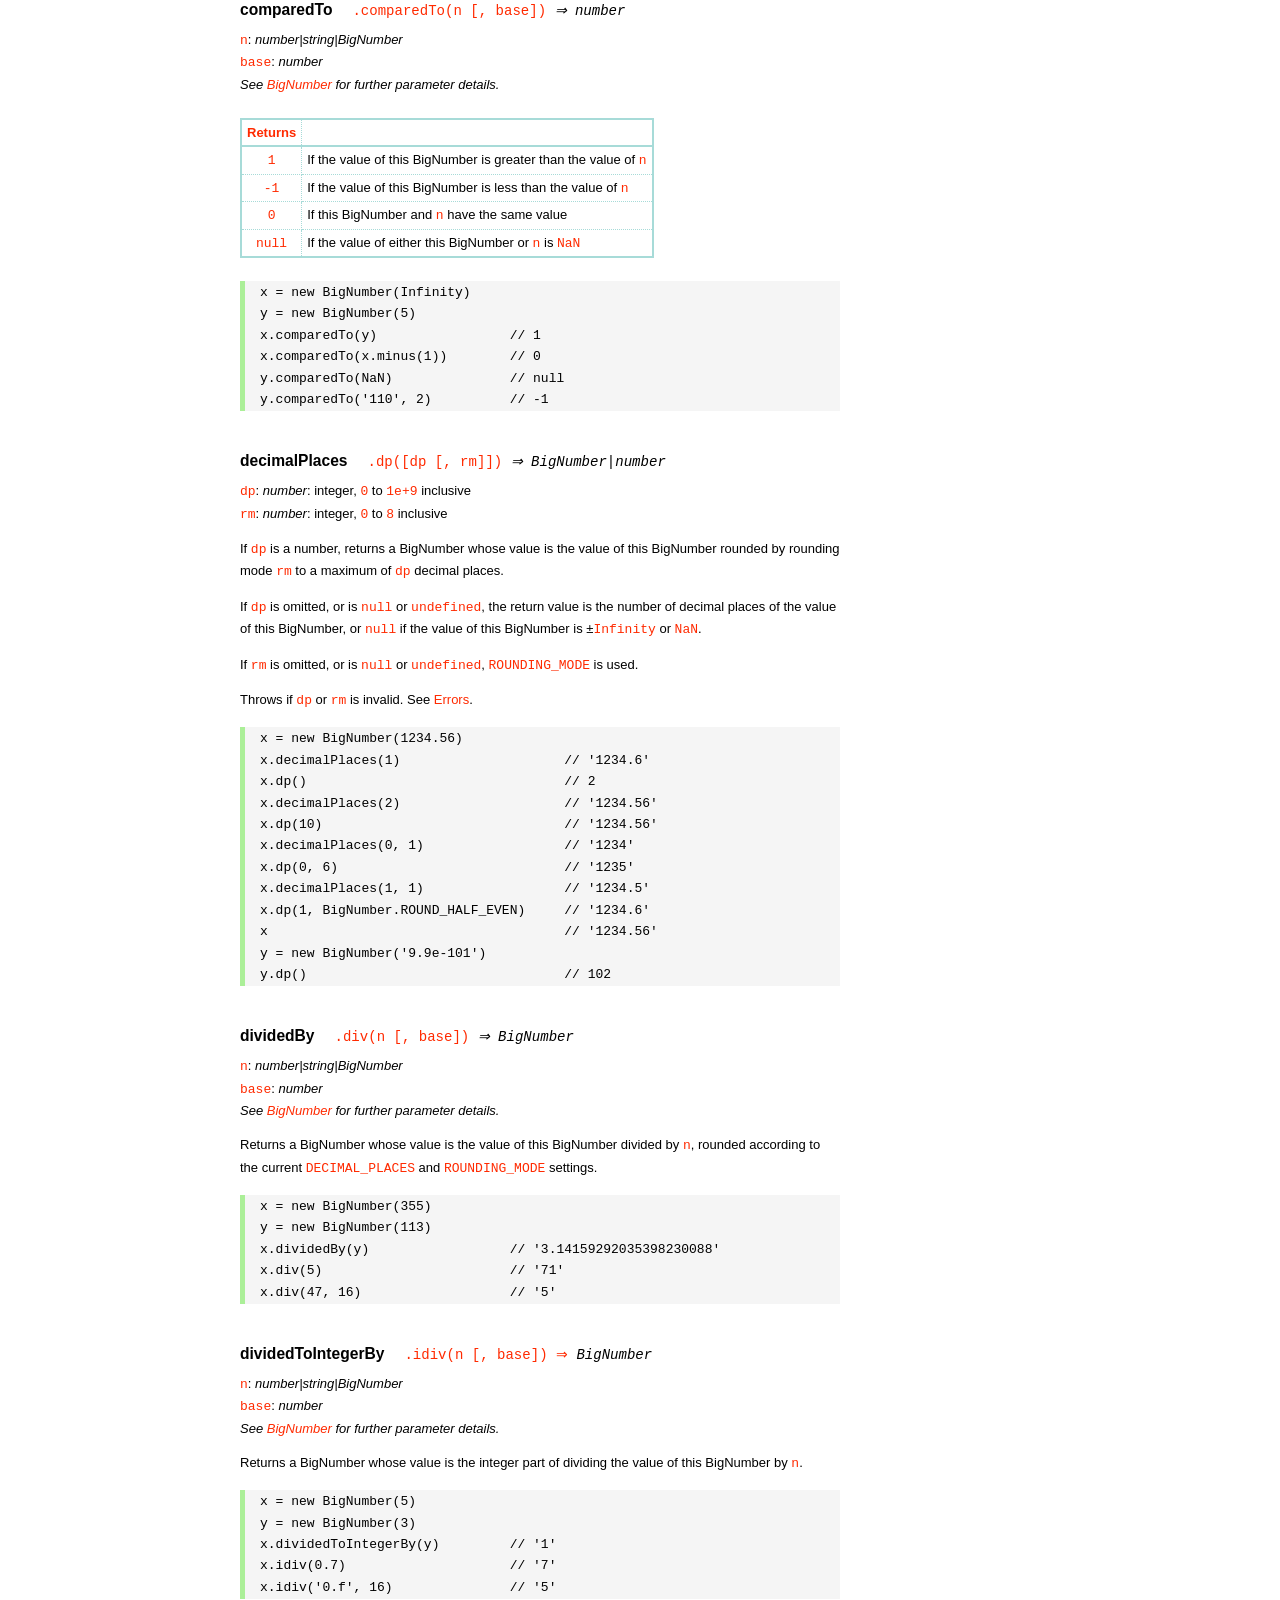
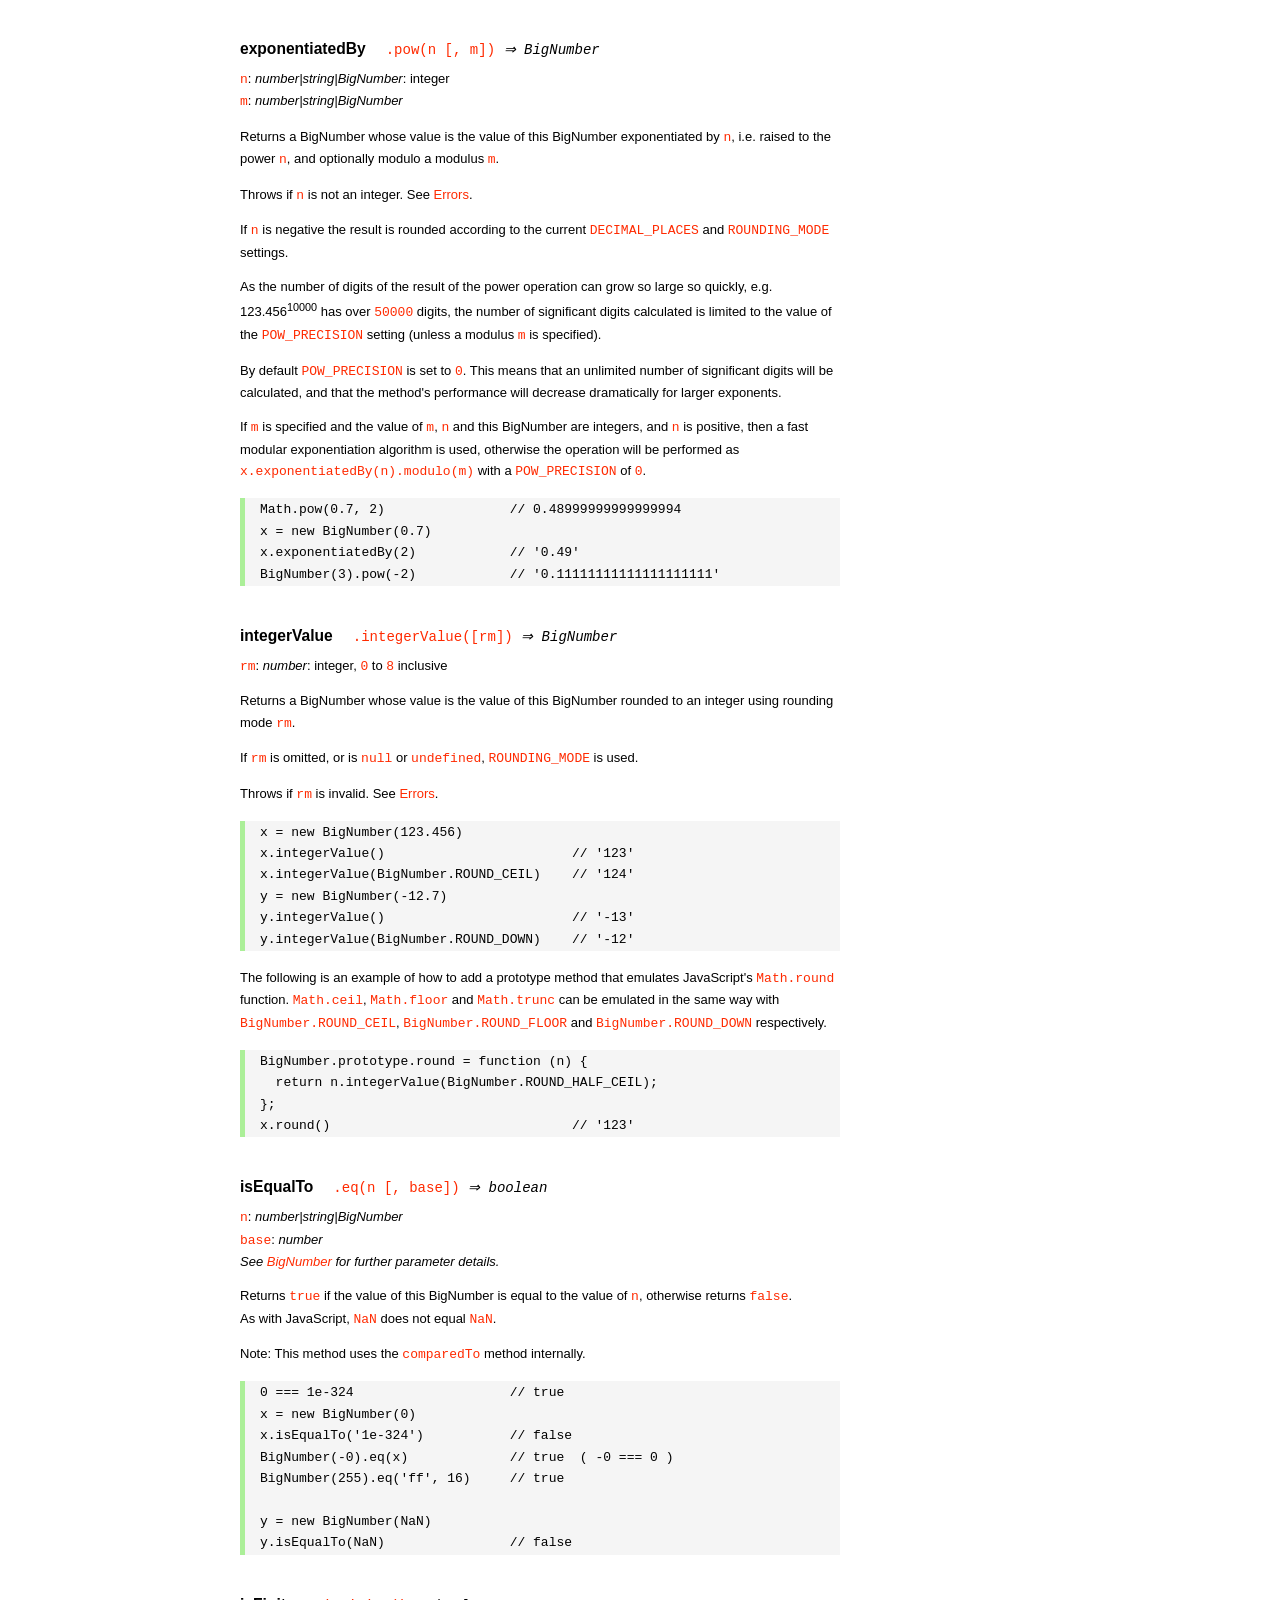
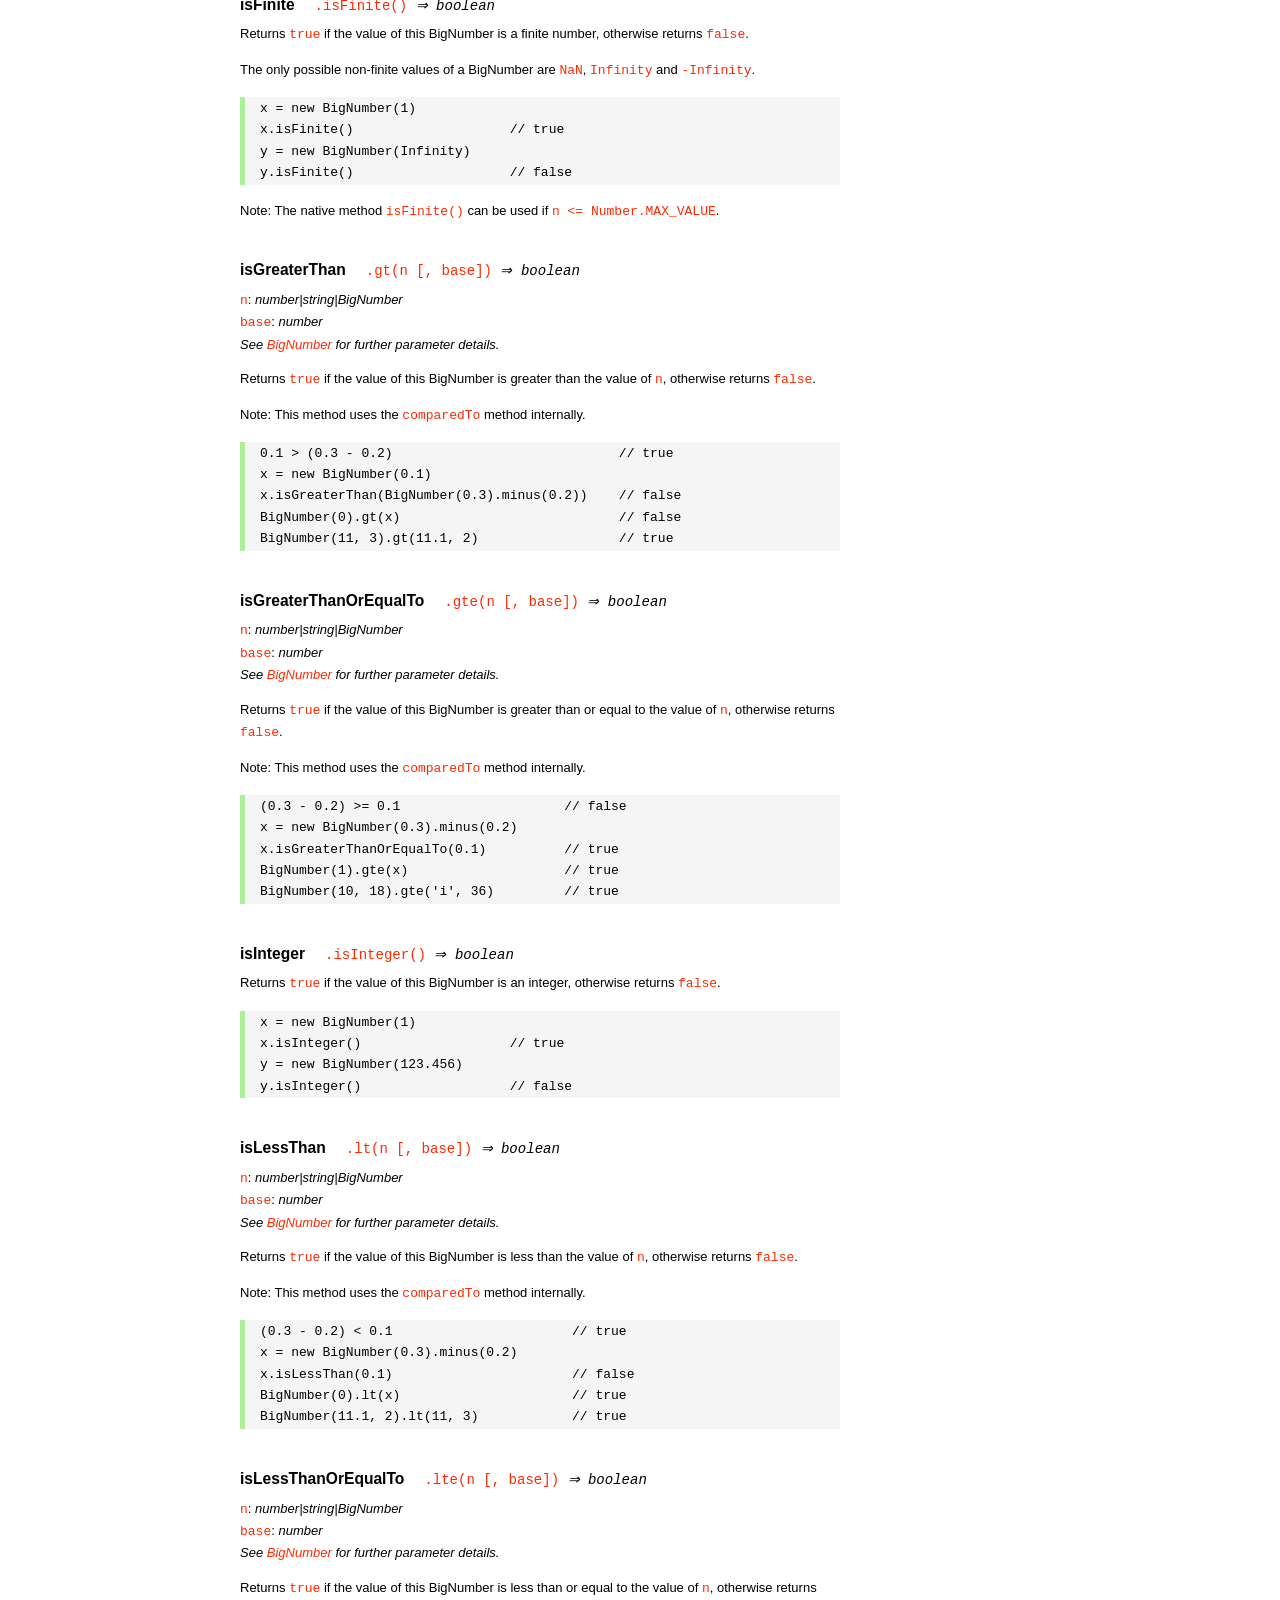
<file: node_modules/bignumber.js/doc/API.html>
<!DOCTYPE HTML>
<html>
<head>
<meta charset="utf-8">
<meta http-equiv="X-UA-Compatible" content="IE=edge">
<meta name="Author" content="M Mclaughlin">
<title>bignumber.js API</title>
<style>
html{font-size:100%}
body{background:#fff;font-family:"Helvetica Neue",Helvetica,Arial,sans-serif;font-size:13px;
  line-height:1.65em;min-height:100%;margin:0}
body,i{color:#000}
.nav{background:#fff;position:fixed;top:0;bottom:0;left:0;width:200px;overflow-y:auto;
  padding:15px 0 30px 15px}
div.container{width:600px;margin:50px 0 50px 240px}
p{margin:0 0 1em;width:600px}
pre,ul{margin:1em 0}
h1,h2,h3,h4,h5{margin:0;padding:1.5em 0 0}
h1,h2{padding:.75em 0}
h1{font:400 3em Verdana,sans-serif;color:#000;margin-bottom:1em}
h2{font-size:2.25em;color:#ff2a00}
h3{font-size:1.75em;color:#4dc71f}
h4{font-size:1.75em;color:#ff2a00;padding-bottom:.75em}
h5{font-size:1.2em;margin-bottom:.4em}
h6{font-size:1.1em;margin-bottom:0.8em;padding:0.5em 0}
dd{padding-top:.35em}
dt{padding-top:.5em}
b{font-weight:700}
dt b{font-size:1.3em}
a,a:visited{color:#ff2a00;text-decoration:none}
a:active,a:hover{outline:0;text-decoration:underline}
.nav a,.nav b,.nav a:visited{display:block;color:#ff2a00;font-weight:700; margin-top:15px}
.nav b{color:#4dc71f;margin-top:20px;cursor:default;width:auto}
ul{list-style-type:none;padding:0 0 0 20px}
.nav ul{line-height:14px;padding-left:0;margin:5px 0 0}
.nav ul a,.nav ul a:visited,span{display:inline;color:#000;font-family:Verdana,Geneva,sans-serif;
  font-size:11px;font-weight:400;margin:0}
.inset,ul.inset{margin-left:20px}
.inset{font-size:.9em}
.nav li{width:auto;margin:0 0 3px}
.alias{font-style:italic;margin-left:20px}
table{border-collapse:collapse;border-spacing:0;border:2px solid #a7dbd8;margin:1.75em 0;padding:0}
td,th{text-align:left;margin:0;padding:2px 5px;border:1px dotted #a7dbd8}
th{border-top:2px solid #a7dbd8;border-bottom:2px solid #a7dbd8;color:#ff2a00}
code,pre{font-family:Consolas, monaco, monospace;font-weight:400}
pre{background:#f5f5f5;white-space:pre-wrap;word-wrap:break-word;border-left:5px solid #abef98;
  padding:1px 0 1px 15px;margin:1.2em 0}
code,.nav-title{color:#ff2a00}
.end{margin-bottom:25px}
.centre{text-align:center}
.error-table{font-size:13px;width:100%}
#faq{margin:3em 0 0}
li span{float:right;margin-right:10px;color:#c0c0c0}
#js{font:inherit;color:#4dc71f}
</style>
</head>
<body>

  <div class="nav">

    <b>v8.1.0</b>

	<a class='nav-title' href="#">API</a>

    <b> CONSTRUCTOR </b>
    <ul>
      <li><a href="#bignumber">BigNumber</a></li>
    </ul>

    <a href="#methods">Methods</a>
    <ul>
      <li><a href="#clone">clone</a></li>
      <li><a href="#config" >config</a><span>set</span></li>
      <li>
        <ul class="inset">
          <li><a href="#decimal-places">DECIMAL_PLACES</a></li>
          <li><a href="#rounding-mode" >ROUNDING_MODE</a></li>
          <li><a href="#exponential-at">EXPONENTIAL_AT</a></li>
          <li><a href="#range"         >RANGE</a></li>
          <li><a href="#crypto"        >CRYPTO</a></li>
          <li><a href="#modulo-mode"   >MODULO_MODE</a></li>
          <li><a href="#pow-precision" >POW_PRECISION</a></li>
          <li><a href="#format"        >FORMAT</a></li>
          <li><a href="#alphabet"      >ALPHABET</a></li>
        </ul>
      </li>
      <li><a href="#isBigNumber">isBigNumber</a></li>
      <li><a href="#max"        >maximum</a><span>max</span></li>
      <li><a href="#min"        >minimum</a><span>min</span></li>
      <li><a href="#random"     >random</a></li>
      <li><a href="#sum"        >sum</a></li>
    </ul>

    <a href="#constructor-properties">Properties</a>
    <ul>
      <li><a href="#round-up"        >ROUND_UP</a></li>
      <li><a href="#round-down"      >ROUND_DOWN</a></li>
      <li><a href="#round-ceil"      >ROUND_CEIL</a></li>
      <li><a href="#round-floor"     >ROUND_FLOOR</a></li>
      <li><a href="#round-half-up"   >ROUND_HALF_UP</a></li>
      <li><a href="#round-half-down" >ROUND_HALF_DOWN</a></li>
      <li><a href="#round-half-even" >ROUND_HALF_EVEN</a></li>
      <li><a href="#round-half-ceil" >ROUND_HALF_CEIL</a></li>
      <li><a href="#round-half-floor">ROUND_HALF_FLOOR</a></li>
      <li><a href="#debug"           >DEBUG</a></li>
    </ul>

    <b> INSTANCE </b>

    <a href="#prototype-methods">Methods</a>
    <ul>
      <li><a href="#abs"    >absoluteValue         </a><span>abs</span>  </li>
      <li><a href="#cmp"    >comparedTo            </a>                  </li>
      <li><a href="#dp"     >decimalPlaces         </a><span>dp</span>   </li>
      <li><a href="#div"    >dividedBy             </a><span>div</span>  </li>
      <li><a href="#divInt" >dividedToIntegerBy    </a><span>idiv</span> </li>
      <li><a href="#pow"    >exponentiatedBy       </a><span>pow</span>  </li>
      <li><a href="#int"    >integerValue          </a>                  </li>
      <li><a href="#eq"     >isEqualTo             </a><span>eq</span>   </li>
      <li><a href="#isF"    >isFinite              </a>                  </li>
      <li><a href="#gt"     >isGreaterThan         </a><span>gt</span>   </li>
      <li><a href="#gte"    >isGreaterThanOrEqualTo</a><span>gte</span>  </li>
      <li><a href="#isInt"  >isInteger             </a>                  </li>
      <li><a href="#lt"     >isLessThan            </a><span>lt</span>   </li>
      <li><a href="#lte"    >isLessThanOrEqualTo   </a><span>lte</span>  </li>
      <li><a href="#isNaN"  >isNaN                 </a>                  </li>
      <li><a href="#isNeg"  >isNegative            </a>                  </li>
      <li><a href="#isPos"  >isPositive            </a>                  </li>
      <li><a href="#isZ"    >isZero                </a>                  </li>
      <li><a href="#minus"  >minus                 </a>                  </li>
      <li><a href="#mod"    >modulo                </a><span>mod</span>  </li>
      <li><a href="#times"  >multipliedBy          </a><span>times</span></li>
      <li><a href="#neg"    >negated               </a>                  </li>
      <li><a href="#plus"   >plus                  </a>                  </li>
      <li><a href="#sd"     >precision             </a><span>sd</span>   </li>
      <li><a href="#shift"  >shiftedBy             </a>                  </li>
      <li><a href="#sqrt"   >squareRoot            </a><span>sqrt</span> </li>
      <li><a href="#toE"    >toExponential         </a>                  </li>
      <li><a href="#toFix"  >toFixed               </a>                  </li>
      <li><a href="#toFor"  >toFormat              </a>                  </li>
      <li><a href="#toFr"   >toFraction            </a>                  </li>
      <li><a href="#toJSON" >toJSON                </a>                  </li>
      <li><a href="#toN"    >toNumber              </a>                  </li>
      <li><a href="#toP"    >toPrecision           </a>                  </li>
      <li><a href="#toS"    >toString              </a>                  </li>
      <li><a href="#valueOf">valueOf               </a>                  </li>
    </ul>

    <a href="#instance-properties">Properties</a>
    <ul>
      <li><a href="#coefficient">c: coefficient</a></li>
      <li><a href="#exponent"   >e: exponent</a></li>
      <li><a href="#sign"       >s: sign</a></li>
    </ul>

    <a href="#zero-nan-infinity">Zero, NaN &amp; Infinity</a>
    <a href="#Errors">Errors</a>
    <a href="#type-coercion">Type coercion</a>
    <a class='end' href="#faq">FAQ</a>

  </div>

  <div class="container">

    <h1>bignumber<span id='js'>.js</span></h1>

    <p>A JavaScript library for arbitrary-precision arithmetic.</p>
    <p><a href="https://github.com/MikeMcl/bignumber.js">Hosted on GitHub</a>. </p>

    <h2>API</h2>

    <p>
      See the <a href='https://github.com/MikeMcl/bignumber.js'>README</a> on GitHub for a
      quick-start introduction.
    </p>
    <p>
      In all examples below, <code>var</code> and semicolons are not shown, and if a commented-out
      value is in quotes it means <code>toString</code> has been called on the preceding expression.
    </p>


    <h3>CONSTRUCTOR</h3>


    <h5 id="bignumber">
      BigNumber<code class='inset'>BigNumber(n [, base]) <i>&rArr; BigNumber</i></code>
    </h5>
    <p>
      <code>n</code>: <i>number|string|BigNumber</i><br />
      <code>base</code>: <i>number</i>: integer, <code>2</code> to <code>36</code> inclusive. (See
      <a href='#alphabet'><code>ALPHABET</code></a> to extend this range).
    </p>
    <p>
      Returns a new instance of a BigNumber object with value <code>n</code>, where <code>n</code>
      is a numeric value in the specified <code>base</code>, or base <code>10</code> if
      <code>base</code> is omitted or is <code>null</code> or <code>undefined</code>.
    </p>
    <pre>
x = new BigNumber(123.4567)                // '123.4567'
// 'new' is optional
y = BigNumber(x)                           // '123.4567'</pre>
    <p>
      If <code>n</code> is a base <code>10</code> value it can be in normal (fixed-point) or
      exponential notation. Values in other bases must be in normal notation. Values in any base can
      have fraction digits, i.e. digits after the decimal point.
    </p>
    <pre>
new BigNumber(43210)                       // '43210'
new BigNumber('4.321e+4')                  // '43210'
new BigNumber('-735.0918e-430')            // '-7.350918e-428'
new BigNumber('123412421.234324', 5)       // '607236.557696'</pre>
    <p>
      Signed <code>0</code>, signed <code>Infinity</code> and <code>NaN</code> are supported.
    </p>
    <pre>
new BigNumber('-Infinity')                 // '-Infinity'
new BigNumber(NaN)                         // 'NaN'
new BigNumber(-0)                          // '0'
new BigNumber('.5')                        // '0.5'
new BigNumber('+2')                        // '2'</pre>
    <p>
      String values in hexadecimal literal form, e.g. <code>'0xff'</code>, are valid, as are
      string values with the octal and binary prefixs <code>'0o'</code> and <code>'0b'</code>.
      String values in octal literal form without the prefix will be interpreted as
      decimals, e.g. <code>'011'</code> is interpreted as 11, not 9.
    </p>
    <pre>
new BigNumber(-10110100.1, 2)              // '-180.5'
new BigNumber('-0b10110100.1')             // '-180.5'
new BigNumber('ff.8', 16)                  // '255.5'
new BigNumber('0xff.8')                    // '255.5'</pre>
    <p>
      If a base is specified, <code>n</code> is rounded according to the current
      <a href='#decimal-places'><code>DECIMAL_PLACES</code></a> and
      <a href='#rounding-mode'><code>ROUNDING_MODE</code></a> settings. <em>This includes base
      <code>10</code> so don't include a <code>base</code> parameter for decimal values unless
      this behaviour is wanted.</em>
    </p>
    <pre>BigNumber.config({ DECIMAL_PLACES: 5 })
new BigNumber(1.23456789)                  // '1.23456789'
new BigNumber(1.23456789, 10)              // '1.23457'</pre>
    <p>An error is thrown if <code>base</code> is invalid. See <a href='#Errors'>Errors</a>.</p>
    <p>
      There is no limit to the number of digits of a value of type <em>string</em> (other than
      that of JavaScript's maximum array size). See <a href='#range'><code>RANGE</code></a> to set
      the maximum and minimum possible exponent value of a BigNumber.
    </p>
    <pre>
new BigNumber('5032485723458348569331745.33434346346912144534543')
new BigNumber('4.321e10000000')</pre>
    <p>BigNumber <code>NaN</code> is returned if <code>n</code> is invalid
    (unless <code>BigNumber.DEBUG</code> is <code>true</code>, see below).</p>
    <pre>
new BigNumber('.1*')                       // 'NaN'
new BigNumber('blurgh')                    // 'NaN'
new BigNumber(9, 2)                        // 'NaN'</pre>
    <p>
      To aid in debugging, if <code>BigNumber.DEBUG</code> is <code>true</code> then an error will
      be thrown on an invalid <code>n</code>. An error will also be thrown if <code>n</code> is of
      type <em>number</em> with more than <code>15</code> significant digits, as calling
      <code><a href='#toS'>toString</a></code> or <code><a href='#valueOf'>valueOf</a></code> on
      these numbers may not result in the intended value.
    </p>
      <pre>
console.log(823456789123456.3)            //  823456789123456.2
new BigNumber(823456789123456.3)          // '823456789123456.2'
BigNumber.DEBUG = true
// '[BigNumber Error] Number primitive has more than 15 significant digits'
new BigNumber(823456789123456.3)
// '[BigNumber Error] Not a base 2 number'
new BigNumber(9, 2)</pre>
    <p>
      A BigNumber can also be created from an object literal.
      Use <code><a href='#isBigNumber'>isBigNumber</a></code> to check that it is well-formed.
    </p>
    <pre>new BigNumber({ s: 1, e: 2, c: [ 777, 12300000000000 ], _isBigNumber: true })    // '777.123'</pre>




    <h4 id="methods">Methods</h4>
     <p>The static methods of a BigNumber constructor.</p>




    <h5 id="clone">clone
      <code class='inset'>.clone([object]) <i>&rArr; BigNumber constructor</i></code>
    </h5>
    <p><code>object</code>: <i>object</i></p>
    <p>
      Returns a new independent BigNumber constructor with configuration as described by
      <code>object</code> (see <a href='#config'><code>config</code></a>), or with the default
      configuration if <code>object</code> is <code>null</code> or <code>undefined</code>.
    </p>
    <p>
      Throws if <code>object</code> is not an object. See <a href='#Errors'>Errors</a>.
    </p>
    <pre>BigNumber.config({ DECIMAL_PLACES: 5 })
BN = BigNumber.clone({ DECIMAL_PLACES: 9 })

x = new BigNumber(1)
y = new BN(1)

x.div(3)                        // 0.33333
y.div(3)                        // 0.333333333

// BN = BigNumber.clone({ DECIMAL_PLACES: 9 }) is equivalent to:
BN = BigNumber.clone()
BN.config({ DECIMAL_PLACES: 9 })</pre>



    <h5 id="config">config<code class='inset'>set([object]) <i>&rArr; object</i></code></h5>
    <p>
      <code>object</code>: <i>object</i>: an object that contains some or all of the following
      properties.
    </p>
    <p>Configures the settings for this particular BigNumber constructor.</p>

    <dl class='inset'>
      <dt id="decimal-places"><code><b>DECIMAL_PLACES</b></code></dt>
      <dd>
        <i>number</i>: integer, <code>0</code> to <code>1e+9</code> inclusive<br />
        Default value: <code>20</code>
      </dd>
      <dd>
        The <u>maximum</u> number of decimal places of the results of operations involving
        division, i.e. division, square root and base conversion operations, and power
        operations with negative exponents.<br />
      </dd>
      <dd>
      <pre>BigNumber.config({ DECIMAL_PLACES: 5 })
BigNumber.set({ DECIMAL_PLACES: 5 })    // equivalent</pre>
      </dd>



      <dt id="rounding-mode"><code><b>ROUNDING_MODE</b></code></dt>
      <dd>
        <i>number</i>: integer, <code>0</code> to <code>8</code> inclusive<br />
        Default value: <code>4</code> <a href="#round-half-up">(<code>ROUND_HALF_UP</code>)</a>
      </dd>
      <dd>
        The rounding mode used in the above operations and the default rounding mode of
        <a href='#dp'><code>decimalPlaces</code></a>,
        <a href='#sd'><code>precision</code></a>,
        <a href='#toE'><code>toExponential</code></a>,
        <a href='#toFix'><code>toFixed</code></a>,
        <a href='#toFor'><code>toFormat</code></a> and
        <a href='#toP'><code>toPrecision</code></a>.
      </dd>
      <dd>The modes are available as enumerated properties of the BigNumber constructor.</dd>
       <dd>
      <pre>BigNumber.config({ ROUNDING_MODE: 0 })
BigNumber.set({ ROUNDING_MODE: BigNumber.ROUND_UP })    // equivalent</pre>
        </dd>



      <dt id="exponential-at"><code><b>EXPONENTIAL_AT</b></code></dt>
      <dd>
        <i>number</i>: integer, magnitude <code>0</code> to <code>1e+9</code> inclusive, or
        <br />
        <i>number</i>[]: [ integer <code>-1e+9</code> to <code>0</code> inclusive, integer
        <code>0</code> to <code>1e+9</code> inclusive ]<br />
        Default value: <code>[-7, 20]</code>
      </dd>
      <dd>
        The exponent value(s) at which <code>toString</code> returns exponential notation.
      </dd>
      <dd>
        If a single number is assigned, the value is the exponent magnitude.<br />
        If an array of two numbers is assigned then the first number is the negative exponent
        value at and beneath which exponential notation is used, and the second number is the
        positive exponent value at and above which the same.
      </dd>
      <dd>
        For example, to emulate JavaScript numbers in terms of the exponent values at which they
        begin to use exponential notation, use <code>[-7, 20]</code>.
      </dd>
      <dd>
      <pre>BigNumber.config({ EXPONENTIAL_AT: 2 })
new BigNumber(12.3)         // '12.3'        e is only 1
new BigNumber(123)          // '1.23e+2'
new BigNumber(0.123)        // '0.123'       e is only -1
new BigNumber(0.0123)       // '1.23e-2'

BigNumber.config({ EXPONENTIAL_AT: [-7, 20] })
new BigNumber(123456789)    // '123456789'   e is only 8
new BigNumber(0.000000123)  // '1.23e-7'

// Almost never return exponential notation:
BigNumber.config({ EXPONENTIAL_AT: 1e+9 })

// Always return exponential notation:
BigNumber.config({ EXPONENTIAL_AT: 0 })</pre>
      </dd>
      <dd>
        Regardless of the value of <code>EXPONENTIAL_AT</code>, the <code>toFixed</code> method
        will always return a value in normal notation and the <code>toExponential</code> method
        will always return a value in exponential form.
      </dd>
      <dd>
        Calling <code>toString</code> with a base argument, e.g. <code>toString(10)</code>, will
        also always return normal notation.
      </dd>



      <dt id="range"><code><b>RANGE</b></code></dt>
      <dd>
        <i>number</i>: integer, magnitude <code>1</code> to <code>1e+9</code> inclusive, or
        <br />
        <i>number</i>[]: [ integer <code>-1e+9</code> to <code>-1</code> inclusive, integer
        <code>1</code> to <code>1e+9</code> inclusive ]<br />
        Default value: <code>[-1e+9, 1e+9]</code>
      </dd>
      <dd>
        The exponent value(s) beyond which overflow to <code>Infinity</code> and underflow to
        zero occurs.
      </dd>
      <dd>
        If a single number is assigned, it is the maximum exponent magnitude: values wth a
        positive exponent of greater magnitude become <code>Infinity</code> and those with a
        negative exponent of greater magnitude become zero.
      <dd>
        If an array of two numbers is assigned then the first number is the negative exponent
        limit and the second number is the positive exponent limit.
      </dd>
      <dd>
        For example, to emulate JavaScript numbers in terms of the exponent values at which they
        become zero and <code>Infinity</code>, use <code>[-324, 308]</code>.
      </dd>
      <dd>
      <pre>BigNumber.config({ RANGE: 500 })
BigNumber.config().RANGE     // [ -500, 500 ]
new BigNumber('9.999e499')   // '9.999e+499'
new BigNumber('1e500')       // 'Infinity'
new BigNumber('1e-499')      // '1e-499'
new BigNumber('1e-500')      // '0'

BigNumber.config({ RANGE: [-3, 4] })
new BigNumber(99999)         // '99999'      e is only 4
new BigNumber(100000)        // 'Infinity'   e is 5
new BigNumber(0.001)         // '0.01'       e is only -3
new BigNumber(0.0001)        // '0'          e is -4</pre>
      </dd>
      <dd>
        The largest possible magnitude of a finite BigNumber is
        <code>9.999...e+1000000000</code>.<br />
        The smallest possible magnitude of a non-zero BigNumber is <code>1e-1000000000</code>.
      </dd>



      <dt id="crypto"><code><b>CRYPTO</b></code></dt>
      <dd>
        <i>boolean</i>: <code>true</code> or <code>false</code>.<br />
        Default value: <code>false</code>
      </dd>
      <dd>
        The value that determines whether cryptographically-secure pseudo-random number
        generation is used.
      </dd>
      <dd>
        If <code>CRYPTO</code> is set to <code>true</code> then the
        <a href='#random'><code>random</code></a> method will generate random digits using
        <code>crypto.getRandomValues</code> in browsers that support it, or
        <code>crypto.randomBytes</code> if using Node.js.
      </dd>
      <dd>
        If neither function is supported by the host environment then attempting to set
        <code>CRYPTO</code> to <code>true</code> will fail and an exception will be thrown.
      </dd>
      <dd>
        If <code>CRYPTO</code> is <code>false</code> then the source of randomness used will be
        <code>Math.random</code> (which is assumed to generate at least <code>30</code> bits of
        randomness).
      </dd>
      <dd>See <a href='#random'><code>random</code></a>.</dd>
      <dd>
      <pre>
// Node.js
global.crypto = require('crypto')

BigNumber.config({ CRYPTO: true })
BigNumber.config().CRYPTO       // true
BigNumber.random()              // 0.54340758610486147524</pre>
      </dd>



      <dt id="modulo-mode"><code><b>MODULO_MODE</b></code></dt>
      <dd>
        <i>number</i>: integer, <code>0</code> to <code>9</code> inclusive<br />
        Default value: <code>1</code> (<a href="#round-down"><code>ROUND_DOWN</code></a>)
      </dd>
      <dd>The modulo mode used when calculating the modulus: <code>a mod n</code>.</dd>
      <dd>
        The quotient, <code>q = a / n</code>, is calculated according to the
        <a href='#rounding-mode'><code>ROUNDING_MODE</code></a> that corresponds to the chosen
        <code>MODULO_MODE</code>.
      </dd>
      <dd>The remainder, <code>r</code>, is calculated as: <code>r = a - n * q</code>.</dd>
      <dd>
        The modes that are most commonly used for the modulus/remainder operation are shown in
        the following table. Although the other rounding modes can be used, they may not give
        useful results.
      </dd>
      <dd>
        <table>
          <tr><th>Property</th><th>Value</th><th>Description</th></tr>
          <tr>
            <td><b>ROUND_UP</b></td><td class='centre'>0</td>
            <td>
              The remainder is positive if the dividend is negative, otherwise it is negative.
            </td>
          </tr>
          <tr>
            <td><b>ROUND_DOWN</b></td><td class='centre'>1</td>
            <td>
              The remainder has the same sign as the dividend.<br />
              This uses 'truncating division' and matches the behaviour of JavaScript's
              remainder operator <code>%</code>.
            </td>
          </tr>
          <tr>
            <td><b>ROUND_FLOOR</b></td><td class='centre'>3</td>
            <td>
              The remainder has the same sign as the divisor.<br />
              This matches Python's <code>%</code> operator.
            </td>
          </tr>
          <tr>
            <td><b>ROUND_HALF_EVEN</b></td><td class='centre'>6</td>
            <td>The <i>IEEE 754</i> remainder function.</td>
          </tr>
           <tr>
             <td><b>EUCLID</b></td><td class='centre'>9</td>
             <td>
               The remainder is always positive. Euclidian division: <br />
               <code>q = sign(n) * floor(a / abs(n))</code>
             </td>
           </tr>
        </table>
      </dd>
      <dd>
        The rounding/modulo modes are available as enumerated properties of the BigNumber
        constructor.
      </dd>
      <dd>See <a href='#mod'><code>modulo</code></a>.</dd>
      <dd>
        <pre>BigNumber.config({ MODULO_MODE: BigNumber.EUCLID })
BigNumber.config({ MODULO_MODE: 9 })          // equivalent</pre>
      </dd>



      <dt id="pow-precision"><code><b>POW_PRECISION</b></code></dt>
      <dd>
        <i>number</i>: integer, <code>0</code> to <code>1e+9</code> inclusive.<br />
        Default value: <code>0</code>
      </dd>
      <dd>
        The <i>maximum</i> precision, i.e. number of significant digits, of the result of the power
        operation (unless a modulus is specified).
      </dd>
      <dd>If set to <code>0</code>, the number of significant digits will not be limited.</dd>
      <dd>See <a href='#pow'><code>exponentiatedBy</code></a>.</dd>
      <dd><pre>BigNumber.config({ POW_PRECISION: 100 })</pre></dd>



      <dt id="format"><code><b>FORMAT</b></code></dt>
      <dd><i>object</i></dd>
      <dd>
        The <code>FORMAT</code> object configures the format of the string returned by the
        <a href='#toFor'><code>toFormat</code></a> method.
      </dd>
      <dd>
        The example below shows the properties of the <code>FORMAT</code> object that are
        recognised, and their default values.
      </dd>
      <dd>
         Unlike the other configuration properties, the values of the properties of the
         <code>FORMAT</code> object will not be checked for validity. The existing
         <code>FORMAT</code> object will simply be replaced by the object that is passed in.
         The object can include any number of the properties shown below.
      </dd>
      <dd>See <a href='#toFor'><code>toFormat</code></a> for examples of usage.</dd>
      <dd>
      <pre>
BigNumber.config({
  FORMAT: {
    // string to prepend
    prefix: '',
    // decimal separator
    decimalSeparator: '.',
    // grouping separator of the integer part
    groupSeparator: ',',
    // primary grouping size of the integer part
    groupSize: 3,
    // secondary grouping size of the integer part
    secondaryGroupSize: 0,
    // grouping separator of the fraction part
    fractionGroupSeparator: ' ',
    // grouping size of the fraction part
    fractionGroupSize: 0,
    // string to append
    suffix: ''
  }
});</pre>
      </dd>



      <dt id="alphabet"><code><b>ALPHABET</b></code></dt>
      <dd>
        <i>string</i><br />
        Default value: <code>'0123456789abcdefghijklmnopqrstuvwxyz'</code>
      </dd>
      <dd>
        The alphabet used for base conversion. The length of the alphabet corresponds to the
        maximum value of the base argument that can be passed to the
        <a href='#bignumber'><code>BigNumber</code></a> constructor or
        <a href='#toS'><code>toString</code></a>.
      </dd>
      <dd>
        There is no maximum length for the alphabet, but it must be at least 2 characters long, and
        it must not contain whitespace or a repeated character, or the sign indicators
        <code>'+'</code> and <code>'-'</code>, or the decimal separator <code>'.'</code>.
      </dd>
      <dd>
        <pre>// duodecimal (base 12)
BigNumber.config({ ALPHABET: '0123456789TE' })
x = new BigNumber('T', 12)
x.toString()                // '10'
x.toString(12)              // 'T'</pre>
      </dd>



    </dl>
    <br /><br />
    <p>Returns an object with the above properties and their current values.</p>
    <p>
      Throws if <code>object</code> is not an object, or if an invalid value is assigned to
      one or more of the above properties. See <a href='#Errors'>Errors</a>.
    </p>
    <pre>
BigNumber.config({
  DECIMAL_PLACES: 40,
  ROUNDING_MODE: BigNumber.ROUND_HALF_CEIL,
  EXPONENTIAL_AT: [-10, 20],
  RANGE: [-500, 500],
  CRYPTO: true,
  MODULO_MODE: BigNumber.ROUND_FLOOR,
  POW_PRECISION: 80,
  FORMAT: {
    groupSize: 3,
    groupSeparator: ' ',
    decimalSeparator: ','
  },
  ALPHABET: '0123456789abcdefghijklmnopqrstuvwxyzABCDEFGHIJKLMNOPQRSTUVWXYZ$_'
});

obj = BigNumber.config();
obj.DECIMAL_PLACES        // 40
obj.RANGE                 // [-500, 500]</pre>



    <h5 id="isBigNumber">
      isBigNumber<code class='inset'>.isBigNumber(value) <i>&rArr; boolean</i></code>
    </h5>
    <p><code>value</code>: <i>any</i><br /></p>
    <p>
      Returns <code>true</code> if <code>value</code> is a BigNumber instance, otherwise returns
      <code>false</code>.
    </p>
    <pre>x = 42
y = new BigNumber(x)

BigNumber.isBigNumber(x)             // false
y instanceof BigNumber               // true
BigNumber.isBigNumber(y)             // true

BN = BigNumber.clone();
z = new BN(x)
z instanceof BigNumber               // false
BigNumber.isBigNumber(z)             // true</pre>
    <p>
      If <code>value</code> is a BigNumber instance and <code>BigNumber.DEBUG</code> is <code>true</code>,
      then this method will also check if <code>value</code> is well-formed, and throw if it is not.
      See <a href='#Errors'>Errors</a>.
    </p>
    <p>
      The check can be useful if creating a BigNumber from an object literal.
      See <a href='#bignumber'>BigNumber</a>.
    </p>
    <pre>
x = new BigNumber(10)

// Change x.c to an illegitimate value.
x.c = NaN

BigNumber.DEBUG = false

// No error.
BigNumber.isBigNumber(x)    // true

BigNumber.DEBUG = true

// Error.
BigNumber.isBigNumber(x)    // '[BigNumber Error] Invalid BigNumber'</pre>



    <h5 id="max">maximum<code class='inset'>.max(n...) <i>&rArr; BigNumber</i></code></h5>
    <p>
      <code>n</code>: <i>number|string|BigNumber</i><br />
      <i>See <code><a href="#bignumber">BigNumber</a></code> for further parameter details.</i>
    </p>
    <p>
      Returns a BigNumber whose value is the maximum of the arguments.
    </p>
    <p>The return value is always exact and unrounded.</p>
    <pre>x = new BigNumber('3257869345.0378653')
BigNumber.maximum(4e9, x, '123456789.9')      // '4000000000'

arr = [12, '13', new BigNumber(14)]
BigNumber.max.apply(null, arr)                // '14'</pre>



    <h5 id="min">minimum<code class='inset'>.min(n...) <i>&rArr; BigNumber</i></code></h5>
    <p>
      <code>n</code>: <i>number|string|BigNumber</i><br />
      <i>See <code><a href="#bignumber">BigNumber</a></code> for further parameter details.</i>
    </p>
    <p>
      Returns a BigNumber whose value is the minimum of the arguments.
    </p>
    <p>The return value is always exact and unrounded.</p>
    <pre>x = new BigNumber('3257869345.0378653')
BigNumber.minimum(4e9, x, '123456789.9')      // '123456789.9'

arr = [2, new BigNumber(-14), '-15.9999', -12]
BigNumber.min.apply(null, arr)                // '-15.9999'</pre>



    <h5 id="random">
      random<code class='inset'>.random([dp]) <i>&rArr; BigNumber</i></code>
    </h5>
    <p><code>dp</code>: <i>number</i>: integer, <code>0</code> to <code>1e+9</code> inclusive</p>
    <p>
      Returns a new BigNumber with a pseudo-random value equal to or greater than <code>0</code> and
      less than <code>1</code>.
    </p>
    <p>
      The return value will have <code>dp</code> decimal places (or less if trailing zeros are
      produced).<br />
      If <code>dp</code> is omitted then the number of decimal places will default to the current
      <a href='#decimal-places'><code>DECIMAL_PLACES</code></a> setting.
    </p>
    <p>
      Depending on the value of this BigNumber constructor's
      <a href='#crypto'><code>CRYPTO</code></a> setting and the support for the
      <code>crypto</code> object in the host environment, the random digits of the return value are
      generated by either <code>Math.random</code> (fastest), <code>crypto.getRandomValues</code>
      (Web Cryptography API in recent browsers) or <code>crypto.randomBytes</code> (Node.js).
    </p>
    <p>
      To be able to set <a href='#crypto'><code>CRYPTO</code></a> to <code>true</code> when using
      Node.js, the <code>crypto</code> object must be available globally:
    </p>
    <pre>global.crypto = require('crypto')</pre>
    <p>
      If <a href='#crypto'><code>CRYPTO</code></a> is <code>true</code>, i.e. one of the
      <code>crypto</code> methods is to be used, the value of a returned BigNumber should be
      cryptographically-secure and statistically indistinguishable from a random value.
    </p>
    <p>
      Throws if <code>dp</code> is invalid. See <a href='#Errors'>Errors</a>.
    </p>
    <pre>BigNumber.config({ DECIMAL_PLACES: 10 })
BigNumber.random()              // '0.4117936847'
BigNumber.random(20)            // '0.78193327636914089009'</pre>



    <h5 id="sum">sum<code class='inset'>.sum(n...) <i>&rArr; BigNumber</i></code></h5>
    <p>
      <code>n</code>: <i>number|string|BigNumber</i><br />
      <i>See <code><a href="#bignumber">BigNumber</a></code> for further parameter details.</i>
    </p>
    <p>Returns a BigNumber whose value is the sum of the arguments.</p>
    <p>The return value is always exact and unrounded.</p>
    <pre>x = new BigNumber('3257869345.0378653')
BigNumber.sum(4e9, x, '123456789.9')      // '7381326134.9378653'

arr = [2, new BigNumber(14), '15.9999', 12]
BigNumber.sum.apply(null, arr)            // '43.9999'</pre>



    <h4 id="constructor-properties">Properties</h4>
    <p>
      The library's enumerated rounding modes are stored as properties of the constructor.<br />
      (They are not referenced internally by the library itself.)
    </p>
    <p>
      Rounding modes <code>0</code> to <code>6</code> (inclusive) are the same as those of Java's
      BigDecimal class.
    </p>
    <table>
      <tr>
        <th>Property</th>
        <th>Value</th>
        <th>Description</th>
      </tr>
      <tr>
        <td id="round-up"><b>ROUND_UP</b></td>
        <td class='centre'>0</td>
        <td>Rounds away from zero</td>
      </tr>
      <tr>
        <td id="round-down"><b>ROUND_DOWN</b></td>
        <td class='centre'>1</td>
        <td>Rounds towards zero</td>
      </tr>
      <tr>
        <td id="round-ceil"><b>ROUND_CEIL</b></td>
        <td class='centre'>2</td>
        <td>Rounds towards <code>Infinity</code></td>
      </tr>
      <tr>
        <td id="round-floor"><b>ROUND_FLOOR</b></td>
        <td class='centre'>3</td>
        <td>Rounds towards <code>-Infinity</code></td>
      </tr>
      <tr>
        <td id="round-half-up"><b>ROUND_HALF_UP</b></td>
        <td class='centre'>4</td>
        <td>
          Rounds towards nearest neighbour.<br />
          If equidistant, rounds away from zero
        </td>
      </tr>
      <tr>
        <td id="round-half-down"><b>ROUND_HALF_DOWN</b></td>
        <td class='centre'>5</td>
        <td>
          Rounds towards nearest neighbour.<br />
          If equidistant, rounds towards zero
        </td>
      </tr>
      <tr>
        <td id="round-half-even"><b>ROUND_HALF_EVEN</b></td>
        <td class='centre'>6</td>
        <td>
          Rounds towards nearest neighbour.<br />
          If equidistant, rounds towards even neighbour
        </td>
      </tr>
      <tr>
        <td id="round-half-ceil"><b>ROUND_HALF_CEIL</b></td>
        <td class='centre'>7</td>
        <td>
          Rounds towards nearest neighbour.<br />
          If equidistant, rounds towards <code>Infinity</code>
        </td>
      </tr>
      <tr>
        <td id="round-half-floor"><b>ROUND_HALF_FLOOR</b></td>
        <td class='centre'>8</td>
        <td>
          Rounds towards nearest neighbour.<br />
          If equidistant, rounds towards <code>-Infinity</code>
        </td>
      </tr>
    </table>
    <pre>
BigNumber.config({ ROUNDING_MODE: BigNumber.ROUND_CEIL })
BigNumber.config({ ROUNDING_MODE: 2 })     // equivalent</pre>

    <h5 id="debug">DEBUG</h5>
    <p><i>undefined|false|true</i></p>
    <p>
      If <code>BigNumber.DEBUG</code> is set <code>true</code> then an error will be thrown
      if this <a href='#bignumber'>BigNumber</a> constructor receives an invalid value, such as
      a value of type <em>number</em> with more than <code>15</code> significant digits.
      See <a href='#bignumber'>BigNumber</a>.
    </p>
    <p>
      An error will also be thrown if the <code><a href='#isBigNumber'>isBigNumber</a></code>
      method receives a BigNumber that is not well-formed.
      See <code><a href='#isBigNumber'>isBigNumber</a></code>.
    </p>
    <pre>BigNumber.DEBUG = true</pre>


    <h3>INSTANCE</h3>


    <h4 id="prototype-methods">Methods</h4>
    <p>The methods inherited by a BigNumber instance from its constructor's prototype object.</p>
    <p>A BigNumber is immutable in the sense that it is not changed by its methods. </p>
    <p>
      The treatment of &plusmn;<code>0</code>, &plusmn;<code>Infinity</code> and <code>NaN</code> is
      consistent with how JavaScript treats these values.
    </p>
    <p>Many method names have a shorter alias.</p>



    <h5 id="abs">absoluteValue<code class='inset'>.abs() <i>&rArr; BigNumber</i></code></h5>
    <p>
      Returns a BigNumber whose value is the absolute value, i.e. the magnitude, of the value of
      this BigNumber.
    </p>
    <p>The return value is always exact and unrounded.</p>
    <pre>
x = new BigNumber(-0.8)
y = x.absoluteValue()           // '0.8'
z = y.abs()                     // '0.8'</pre>



    <h5 id="cmp">
      comparedTo<code class='inset'>.comparedTo(n [, base]) <i>&rArr; number</i></code>
    </h5>
    <p>
      <code>n</code>: <i>number|string|BigNumber</i><br />
      <code>base</code>: <i>number</i><br />
      <i>See <a href="#bignumber">BigNumber</a> for further parameter details.</i>
    </p>
    <table>
      <tr><th>Returns</th><th>&nbsp;</th></tr>
      <tr>
        <td class='centre'><code>1</code></td>
        <td>If the value of this BigNumber is greater than the value of <code>n</code></td>
      </tr>
      <tr>
        <td class='centre'><code>-1</code></td>
        <td>If the value of this BigNumber is less than the value of <code>n</code></td>
      </tr>
      <tr>
        <td class='centre'><code>0</code></td>
        <td>If this BigNumber and <code>n</code> have the same value</td>
      </tr>
       <tr>
        <td class='centre'><code>null</code></td>
        <td>If the value of either this BigNumber or <code>n</code> is <code>NaN</code></td>
      </tr>
    </table>
    <pre>
x = new BigNumber(Infinity)
y = new BigNumber(5)
x.comparedTo(y)                 // 1
x.comparedTo(x.minus(1))        // 0
y.comparedTo(NaN)               // null
y.comparedTo('110', 2)          // -1</pre>



    <h5 id="dp">
      decimalPlaces<code class='inset'>.dp([dp [, rm]]) <i>&rArr; BigNumber|number</i></code>
    </h5>
    <p>
      <code>dp</code>: <i>number</i>: integer, <code>0</code> to <code>1e+9</code> inclusive<br />
      <code>rm</code>: <i>number</i>: integer, <code>0</code> to <code>8</code> inclusive
    </p>
    <p>
      If <code>dp</code> is a number, returns a BigNumber whose value is the value of this BigNumber
      rounded by rounding mode <code>rm</code> to a maximum of <code>dp</code> decimal places.
    </p>
    <p>
      If <code>dp</code> is omitted, or is <code>null</code> or <code>undefined</code>, the return
      value is the number of decimal places of the value of this BigNumber, or <code>null</code> if
      the value of this BigNumber is &plusmn;<code>Infinity</code> or <code>NaN</code>.
    </p>
    <p>
      If <code>rm</code> is omitted, or is <code>null</code> or <code>undefined</code>,
      <a href='#rounding-mode'><code>ROUNDING_MODE</code></a> is used.
    </p>
    <p>
      Throws if <code>dp</code> or <code>rm</code> is invalid. See <a href='#Errors'>Errors</a>.
    </p>
    <pre>
x = new BigNumber(1234.56)
x.decimalPlaces(1)                     // '1234.6'
x.dp()                                 // 2
x.decimalPlaces(2)                     // '1234.56'
x.dp(10)                               // '1234.56'
x.decimalPlaces(0, 1)                  // '1234'
x.dp(0, 6)                             // '1235'
x.decimalPlaces(1, 1)                  // '1234.5'
x.dp(1, BigNumber.ROUND_HALF_EVEN)     // '1234.6'
x                                      // '1234.56'
y = new BigNumber('9.9e-101')
y.dp()                                 // 102</pre>



    <h5 id="div">dividedBy<code class='inset'>.div(n [, base]) <i>&rArr; BigNumber</i></code>
    </h5>
    <p>
      <code>n</code>: <i>number|string|BigNumber</i><br />
      <code>base</code>: <i>number</i><br />
      <i>See <a href="#bignumber">BigNumber</a> for further parameter details.</i>
    </p>
    <p>
      Returns a BigNumber whose value is the value of this BigNumber divided by
      <code>n</code>, rounded according to the current
      <a href='#decimal-places'><code>DECIMAL_PLACES</code></a> and
      <a href='#rounding-mode'><code>ROUNDING_MODE</code></a> settings.
    </p>
    <pre>
x = new BigNumber(355)
y = new BigNumber(113)
x.dividedBy(y)                  // '3.14159292035398230088'
x.div(5)                        // '71'
x.div(47, 16)                   // '5'</pre>



    <h5 id="divInt">
      dividedToIntegerBy<code class='inset'>.idiv(n [, base]) &rArr;
      <i>BigNumber</i></code>
    </h5>
    <p>
      <code>n</code>: <i>number|string|BigNumber</i><br />
      <code>base</code>: <i>number</i><br />
      <i>See <a href="#bignumber">BigNumber</a> for further parameter details.</i>
    </p>
    <p>
      Returns a BigNumber whose value is the integer part of dividing the value of this BigNumber by
      <code>n</code>.
    </p>
    <pre>
x = new BigNumber(5)
y = new BigNumber(3)
x.dividedToIntegerBy(y)         // '1'
x.idiv(0.7)                     // '7'
x.idiv('0.f', 16)               // '5'</pre>



    <h5 id="pow">
      exponentiatedBy<code class='inset'>.pow(n [, m]) <i>&rArr; BigNumber</i></code>
    </h5>
    <p>
      <code>n</code>: <i>number|string|BigNumber</i>: integer<br />
      <code>m</code>: <i>number|string|BigNumber</i>
    </p>
    <p>
      Returns a BigNumber whose value is the value of this BigNumber exponentiated by
      <code>n</code>, i.e. raised to the power <code>n</code>, and optionally modulo a modulus
      <code>m</code>.
    </p>
    <p>
      Throws if <code>n</code> is not an integer. See <a href='#Errors'>Errors</a>.
    </p>
    <p>
      If <code>n</code> is negative the result is rounded according to the current
      <a href='#decimal-places'><code>DECIMAL_PLACES</code></a> and
      <a href='#rounding-mode'><code>ROUNDING_MODE</code></a> settings.
    </p>
    <p>
      As the number of digits of the result of the power operation can grow so large so quickly,
      e.g. 123.456<sup>10000</sup> has over <code>50000</code> digits, the number of significant
      digits calculated is limited to the value of the
      <a href='#pow-precision'><code>POW_PRECISION</code></a> setting (unless a modulus
      <code>m</code> is specified).
    </p>
    <p>
      By default <a href='#pow-precision'><code>POW_PRECISION</code></a> is set to <code>0</code>.
      This means that an unlimited number of significant digits will be calculated, and that the
      method's performance will decrease dramatically for larger exponents.
    </p>
    <p>
      If <code>m</code> is specified and the value of <code>m</code>, <code>n</code> and this
      BigNumber are integers, and <code>n</code> is positive, then a fast modular exponentiation
      algorithm is used, otherwise the operation will be performed as
      <code>x.exponentiatedBy(n).modulo(m)</code> with a
      <a href='#pow-precision'><code>POW_PRECISION</code></a> of <code>0</code>.
    </p>
    <pre>
Math.pow(0.7, 2)                // 0.48999999999999994
x = new BigNumber(0.7)
x.exponentiatedBy(2)            // '0.49'
BigNumber(3).pow(-2)            // '0.11111111111111111111'</pre>



    <h5 id="int">
      integerValue<code class='inset'>.integerValue([rm]) <i>&rArr; BigNumber</i></code>
    </h5>
    <p>
      <code>rm</code>: <i>number</i>: integer, <code>0</code> to <code>8</code> inclusive
    </p>
   <p>
      Returns a BigNumber whose value is the value of this BigNumber rounded to an integer using
      rounding mode <code>rm</code>.
    </p>
    <p>
      If <code>rm</code> is omitted, or is <code>null</code> or <code>undefined</code>,
      <a href='#rounding-mode'><code>ROUNDING_MODE</code></a> is used.
    </p>
    <p>
      Throws if <code>rm</code> is invalid. See <a href='#Errors'>Errors</a>.
    </p>
    <pre>
x = new BigNumber(123.456)
x.integerValue()                        // '123'
x.integerValue(BigNumber.ROUND_CEIL)    // '124'
y = new BigNumber(-12.7)
y.integerValue()                        // '-13'
y.integerValue(BigNumber.ROUND_DOWN)    // '-12'</pre>
    <p>
      The following is an example of how to add a prototype method that emulates JavaScript's
      <code>Math.round</code> function. <code>Math.ceil</code>, <code>Math.floor</code> and
      <code>Math.trunc</code> can be emulated in the same way with
      <code>BigNumber.ROUND_CEIL</code>, <code>BigNumber.ROUND_FLOOR</code> and
      <code> BigNumber.ROUND_DOWN</code> respectively.
    </p>
    <pre>
BigNumber.prototype.round = function (n) {
  return n.integerValue(BigNumber.ROUND_HALF_CEIL);
};
x.round()                               // '123'</pre>



    <h5 id="eq">isEqualTo<code class='inset'>.eq(n [, base]) <i>&rArr; boolean</i></code></h5>
    <p>
      <code>n</code>: <i>number|string|BigNumber</i><br />
      <code>base</code>: <i>number</i><br />
      <i>See <a href="#bignumber">BigNumber</a> for further parameter details.</i>
    </p>
    <p>
      Returns <code>true</code> if the value of this BigNumber is equal to the value of
      <code>n</code>, otherwise returns <code>false</code>.<br />
      As with JavaScript, <code>NaN</code> does not equal <code>NaN</code>.
    </p>
    <p>Note: This method uses the <a href='#cmp'><code>comparedTo</code></a> method internally.</p>
    <pre>
0 === 1e-324                    // true
x = new BigNumber(0)
x.isEqualTo('1e-324')           // false
BigNumber(-0).eq(x)             // true  ( -0 === 0 )
BigNumber(255).eq('ff', 16)     // true

y = new BigNumber(NaN)
y.isEqualTo(NaN)                // false</pre>



    <h5 id="isF">isFinite<code class='inset'>.isFinite() <i>&rArr; boolean</i></code></h5>
    <p>
      Returns <code>true</code> if the value of this BigNumber is a finite number, otherwise
      returns <code>false</code>.
    </p>
    <p>
      The only possible non-finite values of a BigNumber are <code>NaN</code>, <code>Infinity</code>
      and <code>-Infinity</code>.
    </p>
    <pre>
x = new BigNumber(1)
x.isFinite()                    // true
y = new BigNumber(Infinity)
y.isFinite()                    // false</pre>
    <p>
      Note: The native method <code>isFinite()</code> can be used if
      <code>n &lt;= Number.MAX_VALUE</code>.
    </p>



    <h5 id="gt">isGreaterThan<code class='inset'>.gt(n [, base]) <i>&rArr; boolean</i></code></h5>
    <p>
      <code>n</code>: <i>number|string|BigNumber</i><br />
      <code>base</code>: <i>number</i><br />
      <i>See <a href="#bignumber">BigNumber</a> for further parameter details.</i>
    </p>
    <p>
      Returns <code>true</code> if the value of this BigNumber is greater than the value of
      <code>n</code>, otherwise returns <code>false</code>.
    </p>
    <p>Note: This method uses the <a href='#cmp'><code>comparedTo</code></a> method internally.</p>
    <pre>
0.1 &gt; (0.3 - 0.2)                             // true
x = new BigNumber(0.1)
x.isGreaterThan(BigNumber(0.3).minus(0.2))    // false
BigNumber(0).gt(x)                            // false
BigNumber(11, 3).gt(11.1, 2)                  // true</pre>



    <h5 id="gte">
      isGreaterThanOrEqualTo<code class='inset'>.gte(n [, base]) <i>&rArr; boolean</i></code>
    </h5>
    <p>
      <code>n</code>: <i>number|string|BigNumber</i><br />
      <code>base</code>: <i>number</i><br />
      <i>See <a href="#bignumber">BigNumber</a> for further parameter details.</i>
    </p>
    <p>
      Returns <code>true</code> if the value of this BigNumber is greater than or equal to the value
      of <code>n</code>, otherwise returns <code>false</code>.
    </p>
    <p>Note: This method uses the <a href='#cmp'><code>comparedTo</code></a> method internally.</p>
    <pre>
(0.3 - 0.2) &gt;= 0.1                     // false
x = new BigNumber(0.3).minus(0.2)
x.isGreaterThanOrEqualTo(0.1)          // true
BigNumber(1).gte(x)                    // true
BigNumber(10, 18).gte('i', 36)         // true</pre>



    <h5 id="isInt">isInteger<code class='inset'>.isInteger() <i>&rArr; boolean</i></code></h5>
    <p>
      Returns <code>true</code> if the value of this BigNumber is an integer, otherwise returns
      <code>false</code>.
    </p>
    <pre>
x = new BigNumber(1)
x.isInteger()                   // true
y = new BigNumber(123.456)
y.isInteger()                   // false</pre>



    <h5 id="lt">isLessThan<code class='inset'>.lt(n [, base]) <i>&rArr; boolean</i></code></h5>
    <p>
      <code>n</code>: <i>number|string|BigNumber</i><br />
      <code>base</code>: <i>number</i><br />
      <i>See <a href="#bignumber">BigNumber</a> for further parameter details.</i>
    </p>
    <p>
      Returns <code>true</code> if the value of this BigNumber is less than the value of
      <code>n</code>, otherwise returns <code>false</code>.
    </p>
     <p>Note: This method uses the <a href='#cmp'><code>comparedTo</code></a> method internally.</p>
    <pre>
(0.3 - 0.2) &lt; 0.1                       // true
x = new BigNumber(0.3).minus(0.2)
x.isLessThan(0.1)                       // false
BigNumber(0).lt(x)                      // true
BigNumber(11.1, 2).lt(11, 3)            // true</pre>



    <h5 id="lte">
      isLessThanOrEqualTo<code class='inset'>.lte(n [, base]) <i>&rArr; boolean</i></code>
    </h5>
    <p>
      <code>n</code>: <i>number|string|BigNumber</i><br />
      <code>base</code>: <i>number</i><br />
      <i>See <a href="#bignumber">BigNumber</a> for further parameter details.</i>
    </p>
    <p>
      Returns <code>true</code> if the value of this BigNumber is less than or equal to the value of
      <code>n</code>, otherwise returns <code>false</code>.
    </p>
    <p>Note: This method uses the <a href='#cmp'><code>comparedTo</code></a> method internally.</p>
    <pre>
0.1 &lt;= (0.3 - 0.2)                                // false
x = new BigNumber(0.1)
x.isLessThanOrEqualTo(BigNumber(0.3).minus(0.2))  // true
BigNumber(-1).lte(x)                              // true
BigNumber(10, 18).lte('i', 36)                    // true</pre>



    <h5 id="isNaN">isNaN<code class='inset'>.isNaN() <i>&rArr; boolean</i></code></h5>
    <p>
      Returns <code>true</code> if the value of this BigNumber is <code>NaN</code>, otherwise
      returns <code>false</code>.
    </p>
    <pre>
x = new BigNumber(NaN)
x.isNaN()                       // true
y = new BigNumber('Infinity')
y.isNaN()                       // false</pre>
    <p>Note: The native method <code>isNaN()</code> can also be used.</p>



    <h5 id="isNeg">isNegative<code class='inset'>.isNegative() <i>&rArr; boolean</i></code></h5>
    <p>
      Returns <code>true</code> if the sign of this BigNumber is negative, otherwise returns
      <code>false</code>.
    </p>
    <pre>
x = new BigNumber(-0)
x.isNegative()                  // true
y = new BigNumber(2)
y.isNegative()                  // false</pre>
    <p>Note: <code>n &lt; 0</code> can be used if <code>n &lt;= -Number.MIN_VALUE</code>.</p>



    <h5 id="isPos">isPositive<code class='inset'>.isPositive() <i>&rArr; boolean</i></code></h5>
    <p>
      Returns <code>true</code> if the sign of this BigNumber is positive, otherwise returns
      <code>false</code>.
    </p>
    <pre>
x = new BigNumber(-0)
x.isPositive()                  // false
y = new BigNumber(2)
y.isPositive()                  // true</pre>



    <h5 id="isZ">isZero<code class='inset'>.isZero() <i>&rArr; boolean</i></code></h5>
    <p>
      Returns <code>true</code> if the value of this BigNumber is zero or minus zero, otherwise
      returns <code>false</code>.
    </p>
    <pre>
x = new BigNumber(-0)
x.isZero() && x.isNegative()         // true
y = new BigNumber(Infinity)
y.isZero()                      // false</pre>
    <p>Note: <code>n == 0</code> can be used if <code>n &gt;= Number.MIN_VALUE</code>.</p>



    <h5 id="minus">
      minus<code class='inset'>.minus(n [, base]) <i>&rArr; BigNumber</i></code>
    </h5>
    <p>
      <code>n</code>: <i>number|string|BigNumber</i><br />
      <code>base</code>: <i>number</i><br />
      <i>See <a href="#bignumber">BigNumber</a> for further parameter details.</i>
    </p>
    <p>Returns a BigNumber whose value is the value of this BigNumber minus <code>n</code>.</p>
    <p>The return value is always exact and unrounded.</p>
    <pre>
0.3 - 0.1                       // 0.19999999999999998
x = new BigNumber(0.3)
x.minus(0.1)                    // '0.2'
x.minus(0.6, 20)                // '0'</pre>



    <h5 id="mod">modulo<code class='inset'>.mod(n [, base]) <i>&rArr; BigNumber</i></code></h5>
    <p>
      <code>n</code>: <i>number|string|BigNumber</i><br />
      <code>base</code>: <i>number</i><br />
      <i>See <a href="#bignumber">BigNumber</a> for further parameter details.</i>
    </p>
    <p>
      Returns a BigNumber whose value is the value of this BigNumber modulo <code>n</code>, i.e.
      the integer remainder of dividing this BigNumber by <code>n</code>.
    </p>
    <p>
      The value returned, and in particular its sign, is dependent on the value of the
      <a href='#modulo-mode'><code>MODULO_MODE</code></a> setting of this BigNumber constructor.
      If it is <code>1</code> (default value), the result will have the same sign as this BigNumber,
      and it will match that of Javascript's <code>%</code> operator (within the limits of double
      precision) and BigDecimal's <code>remainder</code> method.
    </p>
    <p>The return value is always exact and unrounded.</p>
    <p>
      See <a href='#modulo-mode'><code>MODULO_MODE</code></a> for a description of the other
      modulo modes.
    </p>
    <pre>
1 % 0.9                         // 0.09999999999999998
x = new BigNumber(1)
x.modulo(0.9)                   // '0.1'
y = new BigNumber(33)
y.mod('a', 33)                  // '3'</pre>



    <h5 id="times">
      multipliedBy<code class='inset'>.times(n [, base]) <i>&rArr; BigNumber</i></code>
    </h5>
    <p>
      <code>n</code>: <i>number|string|BigNumber</i><br />
      <code>base</code>: <i>number</i><br />
      <i>See <a href="#bignumber">BigNumber</a> for further parameter details.</i>
    </p>
    <p>
      Returns a BigNumber whose value is the value of this BigNumber multiplied by <code>n</code>.
    </p>
    <p>The return value is always exact and unrounded.</p>
    <pre>
0.6 * 3                         // 1.7999999999999998
x = new BigNumber(0.6)
y = x.multipliedBy(3)           // '1.8'
BigNumber('7e+500').times(y)    // '1.26e+501'
x.multipliedBy('-a', 16)        // '-6'</pre>



    <h5 id="neg">negated<code class='inset'>.negated() <i>&rArr; BigNumber</i></code></h5>
    <p>
      Returns a BigNumber whose value is the value of this BigNumber negated, i.e. multiplied by
      <code>-1</code>.
    </p>
    <pre>
x = new BigNumber(1.8)
x.negated()                     // '-1.8'
y = new BigNumber(-1.3)
y.negated()                     // '1.3'</pre>



    <h5 id="plus">plus<code class='inset'>.plus(n [, base]) <i>&rArr; BigNumber</i></code></h5>
    <p>
      <code>n</code>: <i>number|string|BigNumber</i><br />
      <code>base</code>: <i>number</i><br />
      <i>See <a href="#bignumber">BigNumber</a> for further parameter details.</i>
    </p>
    <p>Returns a BigNumber whose value is the value of this BigNumber plus <code>n</code>.</p>
    <p>The return value is always exact and unrounded.</p>
    <pre>
0.1 + 0.2                       // 0.30000000000000004
x = new BigNumber(0.1)
y = x.plus(0.2)                 // '0.3'
BigNumber(0.7).plus(x).plus(y)  // '1'
x.plus('0.1', 8)                // '0.225'</pre>



    <h5 id="sd">
      precision<code class='inset'>.sd([d [, rm]]) <i>&rArr; BigNumber|number</i></code>
    </h5>
    <p>
      <code>d</code>: <i>number|boolean</i>: integer, <code>1</code> to <code>1e+9</code>
      inclusive, or <code>true</code> or <code>false</code><br />
      <code>rm</code>: <i>number</i>: integer, <code>0</code> to <code>8</code> inclusive.
    </p>
    <p>
      If <code>d</code> is a number, returns a BigNumber whose value is the value of this BigNumber
      rounded to a precision of <code>d</code> significant digits using rounding mode
      <code>rm</code>.
    </p>
    <p>
      If <code>d</code> is omitted or is <code>null</code> or <code>undefined</code>, the return
      value is the number of significant digits of the value of this BigNumber, or <code>null</code>
      if the value of this BigNumber is &plusmn;<code>Infinity</code> or <code>NaN</code>.</p>
    </p>
    <p>
      If <code>d</code> is <code>true</code> then any trailing zeros of the integer
      part of a number are counted as significant digits, otherwise they are not.
    </p>
    <p>
      If <code>rm</code> is omitted or is <code>null</code> or <code>undefined</code>,
      <a href='#rounding-mode'><code>ROUNDING_MODE</code></a> will be used.
    </p>
    <p>
      Throws if <code>d</code> or <code>rm</code> is invalid. See <a href='#Errors'>Errors</a>.
    </p>
    <pre>
x = new BigNumber(9876.54321)
x.precision(6)                         // '9876.54'
x.sd()                                 // 9
x.precision(6, BigNumber.ROUND_UP)     // '9876.55'
x.sd(2)                                // '9900'
x.precision(2, 1)                      // '9800'
x                                      // '9876.54321'
y = new BigNumber(987000)
y.precision()                          // 3
y.sd(true)                             // 6</pre>



<h5 id="shift">shiftedBy<code class='inset'>.shiftedBy(n) <i>&rArr; BigNumber</i></code></h5>
    <p>
      <code>n</code>: <i>number</i>: integer,
      <code>-9007199254740991</code> to <code>9007199254740991</code> inclusive
    </p>
    <p>
      Returns a BigNumber whose value is the value of this BigNumber shifted by <code>n</code>
      places.
    <p>
      The shift is of the decimal point, i.e. of powers of ten, and is to the left if <code>n</code>
      is negative or to the right if <code>n</code> is positive.
    </p>
    <p>The return value is always exact and unrounded.</p>
    <p>
      Throws if <code>n</code> is invalid. See <a href='#Errors'>Errors</a>.
    </p>
    <pre>
x = new BigNumber(1.23)
x.shiftedBy(3)                      // '1230'
x.shiftedBy(-3)                     // '0.00123'</pre>



    <h5 id="sqrt">squareRoot<code class='inset'>.sqrt() <i>&rArr; BigNumber</i></code></h5>
    <p>
      Returns a BigNumber whose value is the square root of the value of this BigNumber,
      rounded according to the current
      <a href='#decimal-places'><code>DECIMAL_PLACES</code></a> and
      <a href='#rounding-mode'><code>ROUNDING_MODE</code></a> settings.
    </p>
    <p>
      The return value will be correctly rounded, i.e. rounded as if the result was first calculated
      to an infinite number of correct digits before rounding.
    </p>
    <pre>
x = new BigNumber(16)
x.squareRoot()                  // '4'
y = new BigNumber(3)
y.sqrt()                        // '1.73205080756887729353'</pre>



    <h5 id="toE">
      toExponential<code class='inset'>.toExponential([dp [, rm]]) <i>&rArr; string</i></code>
    </h5>
    <p>
      <code>dp</code>: <i>number</i>: integer, <code>0</code> to <code>1e+9</code> inclusive<br />
      <code>rm</code>: <i>number</i>: integer, <code>0</code> to <code>8</code> inclusive
    </p>
    <p>
      Returns a string representing the value of this BigNumber in exponential notation rounded
      using rounding mode <code>rm</code> to <code>dp</code> decimal places, i.e with one digit
      before the decimal point and <code>dp</code> digits after it.
    </p>
    <p>
      If the value of this BigNumber in exponential notation has fewer than <code>dp</code> fraction
      digits, the return value will be appended with zeros accordingly.
    </p>
    <p>
      If <code>dp</code> is omitted, or is <code>null</code> or <code>undefined</code>, the number
      of digits after the decimal point defaults to the minimum number of digits necessary to
      represent the value exactly.<br />
      If <code>rm</code> is omitted or is <code>null</code> or <code>undefined</code>,
      <a href='#rounding-mode'><code>ROUNDING_MODE</code></a> is used.
    </p>
    <p>
      Throws if <code>dp</code> or <code>rm</code> is invalid. See <a href='#Errors'>Errors</a>.
    </p>
     <pre>
x = 45.6
y = new BigNumber(x)
x.toExponential()               // '4.56e+1'
y.toExponential()               // '4.56e+1'
x.toExponential(0)              // '5e+1'
y.toExponential(0)              // '5e+1'
x.toExponential(1)              // '4.6e+1'
y.toExponential(1)              // '4.6e+1'
y.toExponential(1, 1)           // '4.5e+1'  (ROUND_DOWN)
x.toExponential(3)              // '4.560e+1'
y.toExponential(3)              // '4.560e+1'</pre>



    <h5 id="toFix">
      toFixed<code class='inset'>.toFixed([dp [, rm]]) <i>&rArr; string</i></code>
    </h5>
    <p>
      <code>dp</code>: <i>number</i>: integer, <code>0</code> to <code>1e+9</code> inclusive<br />
      <code>rm</code>: <i>number</i>: integer, <code>0</code> to <code>8</code> inclusive
    </p>
    <p>
      Returns a string representing the value of this BigNumber in normal (fixed-point) notation
      rounded to <code>dp</code> decimal places using rounding mode <code>rm</code>.
    </p>
    <p>
      If the value of this BigNumber in normal notation has fewer than <code>dp</code> fraction
      digits, the return value will be appended with zeros accordingly.
    </p>
   <p>
      Unlike <code>Number.prototype.toFixed</code>, which returns exponential notation if a number
      is greater or equal to <code>10<sup>21</sup></code>, this method will always return normal
      notation.
    </p>
    <p>
      If <code>dp</code> is omitted or is <code>null</code> or <code>undefined</code>, the return
      value will be unrounded and in normal notation. This is also unlike
      <code>Number.prototype.toFixed</code>, which returns the value to zero decimal places.<br />
      It is useful when fixed-point notation is required and the current
      <a href="#exponential-at"><code>EXPONENTIAL_AT</code></a> setting causes
      <code><a href='#toS'>toString</a></code> to return exponential notation.<br />
      If <code>rm</code> is omitted or is <code>null</code> or <code>undefined</code>,
      <a href='#rounding-mode'><code>ROUNDING_MODE</code></a> is used.
    </p>
    <p>
      Throws if <code>dp</code> or <code>rm</code> is invalid. See <a href='#Errors'>Errors</a>.
    </p>
    <pre>
x = 3.456
y = new BigNumber(x)
x.toFixed()                     // '3'
y.toFixed()                     // '3.456'
y.toFixed(0)                    // '3'
x.toFixed(2)                    // '3.46'
y.toFixed(2)                    // '3.46'
y.toFixed(2, 1)                 // '3.45'  (ROUND_DOWN)
x.toFixed(5)                    // '3.45600'
y.toFixed(5)                    // '3.45600'</pre>



    <h5 id="toFor">
      toFormat<code class='inset'>.toFormat([dp [, rm[, format]]]) <i>&rArr; string</i></code>
    </h5>
    <p>
      <code>dp</code>: <i>number</i>: integer, <code>0</code> to <code>1e+9</code> inclusive<br />
      <code>rm</code>: <i>number</i>: integer, <code>0</code> to <code>8</code> inclusive<br />
      <code>format</code>: <i>object</i>: see <a href='#format'><code>FORMAT</code></a>
    </p>
    <p>
      <p>
      Returns a string representing the value of this BigNumber in normal (fixed-point) notation
      rounded to <code>dp</code> decimal places using rounding mode <code>rm</code>, and formatted
      according to the properties of the <code>format</code> object.
    </p>
    <p>
      See <a href='#format'><code>FORMAT</code></a> and the examples below for the properties of the
      <code>format</code> object, their types, and their usage. A formatting object may contain
      some or all of the recognised properties.
    </p>
    <p>
      If <code>dp</code> is omitted or is <code>null</code> or <code>undefined</code>, then the
      return value is not rounded to a fixed number of decimal places.<br />
      If <code>rm</code> is omitted or is <code>null</code> or <code>undefined</code>,
      <a href='#rounding-mode'><code>ROUNDING_MODE</code></a> is used.<br />
      If <code>format</code> is omitted or is <code>null</code> or <code>undefined</code>, the
      <a href='#format'><code>FORMAT</code></a> object is used.
    </p>
    <p>
      Throws if <code>dp</code>, <code>rm</code> or <code>format</code> is invalid. See
      <a href='#Errors'>Errors</a>.
    </p>
    <pre>
fmt = {
  prefix = '',
  decimalSeparator: '.',
  groupSeparator: ',',
  groupSize: 3,
  secondaryGroupSize: 0,
  fractionGroupSeparator: ' ',
  fractionGroupSize: 0,
  suffix = ''
}

x = new BigNumber('123456789.123456789')

// Set the global formatting options
BigNumber.config({ FORMAT: fmt })

x.toFormat()                              // '123,456,789.123456789'
x.toFormat(3)                             // '123,456,789.123'

// If a reference to the object assigned to FORMAT has been retained,
// the format properties can be changed directly
fmt.groupSeparator = ' '
fmt.fractionGroupSize = 5
x.toFormat()                              // '123 456 789.12345 6789'

// Alternatively, pass the formatting options as an argument
fmt = {
  prefix: '=> ',
  decimalSeparator: ',',
  groupSeparator: '.',
  groupSize: 3,
  secondaryGroupSize: 2
}

x.toFormat()                              // '123 456 789.12345 6789'
x.toFormat(fmt)                           // '=> 12.34.56.789,123456789'
x.toFormat(2, fmt)                        // '=> 12.34.56.789,12'
x.toFormat(3, BigNumber.ROUND_UP, fmt)    // '=> 12.34.56.789,124'</pre>



    <h5 id="toFr">
      toFraction<code class='inset'>.toFraction([maximum_denominator])
      <i>&rArr; [BigNumber, BigNumber]</i></code>
    </h5>
    <p>
      <code>maximum_denominator</code>:
      <i>number|string|BigNumber</i>: integer &gt;= <code>1</code> and &lt;=
      <code>Infinity</code>
    </p>
    <p>
      Returns an array of two BigNumbers representing the value of this BigNumber as a simple
      fraction with an integer numerator and an integer denominator. The denominator will be a
      positive non-zero value less than or equal to <code>maximum_denominator</code>.
    </p>
    <p>
      If a <code>maximum_denominator</code> is not specified, or is <code>null</code> or
      <code>undefined</code>, the denominator will be the lowest value necessary to represent the
      number exactly.
    </p>
    <p>
      Throws if <code>maximum_denominator</code> is invalid. See <a href='#Errors'>Errors</a>.
    </p>
    <pre>
x = new BigNumber(1.75)
x.toFraction()                  // '7, 4'

pi = new BigNumber('3.14159265358')
pi.toFraction()                 // '157079632679,50000000000'
pi.toFraction(100000)           // '312689, 99532'
pi.toFraction(10000)            // '355, 113'
pi.toFraction(100)              // '311, 99'
pi.toFraction(10)               // '22, 7'
pi.toFraction(1)                // '3, 1'</pre>



    <h5 id="toJSON">toJSON<code class='inset'>.toJSON() <i>&rArr; string</i></code></h5>
    <p>As <a href='#valueOf'><code>valueOf</code></a>.</p>
    <pre>
x = new BigNumber('177.7e+457')
y = new BigNumber(235.4325)
z = new BigNumber('0.0098074')

// Serialize an array of three BigNumbers
str = JSON.stringify( [x, y, z] )
// "["1.777e+459","235.4325","0.0098074"]"

// Return an array of three BigNumbers
JSON.parse(str, function (key, val) {
    return key === '' ? val : new BigNumber(val)
})</pre>



    <h5 id="toN">toNumber<code class='inset'>.toNumber() <i>&rArr; number</i></code></h5>
    <p>Returns the value of this BigNumber as a JavaScript number primitive.</p>
    <p>
      This method is identical to using type coercion with the unary plus operator.
    </p>
    <pre>
x = new BigNumber(456.789)
x.toNumber()                    // 456.789
+x                              // 456.789

y = new BigNumber('45987349857634085409857349856430985')
y.toNumber()                    // 4.598734985763409e+34

z = new BigNumber(-0)
1 / z.toNumber()                // -Infinity
1 / +z                          // -Infinity</pre>



    <h5 id="toP">
      toPrecision<code class='inset'>.toPrecision([sd [, rm]]) <i>&rArr; string</i></code>
    </h5>
    <p>
      <code>sd</code>: <i>number</i>: integer, <code>1</code> to <code>1e+9</code> inclusive<br />
      <code>rm</code>: <i>number</i>: integer, <code>0</code> to <code>8</code> inclusive
    </p>
    <p>
      Returns a string representing the value of this BigNumber rounded to <code>sd</code>
      significant digits using rounding mode <code>rm</code>.
    </p>
    <p>
      If <code>sd</code> is less than the number of digits necessary to represent the integer part
      of the value in normal (fixed-point) notation, then exponential notation is used.
    </p>
    <p>
      If <code>sd</code> is omitted, or is <code>null</code> or <code>undefined</code>, then the
      return value is the same as <code>n.toString()</code>.<br />
      If <code>rm</code> is omitted or is <code>null</code> or <code>undefined</code>,
      <a href='#rounding-mode'><code>ROUNDING_MODE</code></a> is used.
    </p>
    <p>
      Throws if <code>sd</code> or <code>rm</code> is invalid. See <a href='#Errors'>Errors</a>.
    </p>
     <pre>
x = 45.6
y = new BigNumber(x)
x.toPrecision()                 // '45.6'
y.toPrecision()                 // '45.6'
x.toPrecision(1)                // '5e+1'
y.toPrecision(1)                // '5e+1'
y.toPrecision(2, 0)             // '4.6e+1'  (ROUND_UP)
y.toPrecision(2, 1)             // '4.5e+1'  (ROUND_DOWN)
x.toPrecision(5)                // '45.600'
y.toPrecision(5)                // '45.600'</pre>



    <h5 id="toS">toString<code class='inset'>.toString([base]) <i>&rArr; string</i></code></h5>
    <p>
      <code>base</code>: <i>number</i>: integer, <code>2</code> to <code>ALPHABET.length</code>
      inclusive (see <a href='#alphabet'><code>ALPHABET</code></a>).
    </p>
    <p>
      Returns a string representing the value of this BigNumber in the specified base, or base
      <code>10</code> if <code>base</code> is omitted or is <code>null</code> or
      <code>undefined</code>.
    </p>
    <p>
      For bases above <code>10</code>, and using the default base conversion alphabet
      (see <a href='#alphabet'><code>ALPHABET</code></a>), values from <code>10</code> to
      <code>35</code> are represented by <code>a-z</code>
      (as with <code>Number.prototype.toString</code>).
    </p>
    <p>
      If a base is specified the value is rounded according to the current
      <a href='#decimal-places'><code>DECIMAL_PLACES</code></a>
      and <a href='#rounding-mode'><code>ROUNDING_MODE</code></a> settings.
    </p>
    <p>
      If a base is not specified, and this BigNumber has a positive
      exponent that is equal to or greater than the positive component of the
      current <a href="#exponential-at"><code>EXPONENTIAL_AT</code></a> setting,
      or a negative exponent equal to or less than the negative component of the
      setting, then exponential notation is returned.
    </p>
    <p>If <code>base</code> is <code>null</code> or <code>undefined</code> it is ignored.</p>
    <p>
      Throws if <code>base</code> is invalid. See <a href='#Errors'>Errors</a>.
    </p>
    <pre>
x = new BigNumber(750000)
x.toString()                    // '750000'
BigNumber.config({ EXPONENTIAL_AT: 5 })
x.toString()                    // '7.5e+5'

y = new BigNumber(362.875)
y.toString(2)                   // '101101010.111'
y.toString(9)                   // '442.77777777777777777778'
y.toString(32)                  // 'ba.s'

BigNumber.config({ DECIMAL_PLACES: 4 });
z = new BigNumber('1.23456789')
z.toString()                    // '1.23456789'
z.toString(10)                  // '1.2346'</pre>



    <h5 id="valueOf">valueOf<code class='inset'>.valueOf() <i>&rArr; string</i></code></h5>
    <p>
      As <a href='#toS'><code>toString</code></a>, but does not accept a base argument and includes
      the minus sign for negative zero.
    </p>
    <pre>
x = new BigNumber('-0')
x.toString()                    // '0'
x.valueOf()                     // '-0'
y = new BigNumber('1.777e+457')
y.valueOf()                     // '1.777e+457'</pre>



    <h4 id="instance-properties">Properties</h4>
    <p>The properties of a BigNumber instance:</p>
    <table>
      <tr>
        <th>Property</th>
        <th>Description</th>
        <th>Type</th>
        <th>Value</th>
      </tr>
      <tr>
        <td class='centre' id='coefficient'><b>c</b></td>
        <td>coefficient<sup>*</sup></td>
        <td><i>number</i><code>[]</code></td>
        <td> Array of base <code>1e14</code> numbers</td>
      </tr>
      <tr>
        <td class='centre' id='exponent'><b>e</b></td>
        <td>exponent</td>
        <td><i>number</i></td>
        <td>Integer, <code>-1000000000</code> to <code>1000000000</code> inclusive</td>
      </tr>
      <tr>
        <td class='centre' id='sign'><b>s</b></td>
        <td>sign</td>
        <td><i>number</i></td>
        <td><code>-1</code> or <code>1</code></td>
      </tr>
    </table>
    <p><sup>*</sup>significand</p>
    <p>
      The value of any of the <code>c</code>, <code>e</code> and <code>s</code> properties may also
      be <code>null</code>.
    </p>
    <p>
      The above properties are best considered to be read-only. In early versions of this library it
      was okay to change the exponent of a BigNumber by writing to its exponent property directly,
      but this is no longer reliable as the value of the first element of the coefficient array is
      now dependent on the exponent.
    </p>
    <p>
      Note that, as with JavaScript numbers, the original exponent and fractional trailing zeros are
      not necessarily preserved.
    </p>
    <pre>x = new BigNumber(0.123)              // '0.123'
x.toExponential()                     // '1.23e-1'
x.c                                   // '1,2,3'
x.e                                   // -1
x.s                                   // 1

y = new Number(-123.4567000e+2)       // '-12345.67'
y.toExponential()                     // '-1.234567e+4'
z = new BigNumber('-123.4567000e+2')  // '-12345.67'
z.toExponential()                     // '-1.234567e+4'
z.c                                   // '1,2,3,4,5,6,7'
z.e                                   // 4
z.s                                   // -1</pre>



    <h4 id="zero-nan-infinity">Zero, NaN and Infinity</h4>
    <p>
      The table below shows how &plusmn;<code>0</code>, <code>NaN</code> and
      &plusmn;<code>Infinity</code> are stored.
    </p>
    <table>
      <tr>
        <th> </th>
        <th class='centre'>c</th>
        <th class='centre'>e</th>
        <th class='centre'>s</th>
      </tr>
      <tr>
        <td>&plusmn;0</td>
        <td><code>[0]</code></td>
        <td><code>0</code></td>
        <td><code>&plusmn;1</code></td>
      </tr>
      <tr>
        <td>NaN</td>
        <td><code>null</code></td>
        <td><code>null</code></td>
        <td><code>null</code></td>
      </tr>
      <tr>
        <td>&plusmn;Infinity</td>
        <td><code>null</code></td>
        <td><code>null</code></td>
        <td><code>&plusmn;1</code></td>
      </tr>
    </table>
    <pre>
x = new Number(-0)              // 0
1 / x == -Infinity              // true

y = new BigNumber(-0)           // '0'
y.c                             // '0' ( [0].toString() )
y.e                             // 0
y.s                             // -1</pre>



    <h4 id='Errors'>Errors</h4>
    <p>The table below shows the errors that are thrown.</p>
    <p>
      The errors are generic <code>Error</code> objects whose message begins
      <code>'[BigNumber Error]'</code>.
    </p>
    <table class='error-table'>
      <tr>
        <th>Method</th>
        <th>Throws</th>
      </tr>
      <tr>
        <td rowspan=6>
          <code>BigNumber</code><br />
          <code>comparedTo</code><br />
          <code>dividedBy</code><br />
          <code>dividedToIntegerBy</code><br />
          <code>isEqualTo</code><br />
          <code>isGreaterThan</code><br />
          <code>isGreaterThanOrEqualTo</code><br />
          <code>isLessThan</code><br />
          <code>isLessThanOrEqualTo</code><br />
          <code>minus</code><br />
          <code>modulo</code><br />
          <code>plus</code><br />
          <code>multipliedBy</code>
        </td>
        <td>Base not a primitive number</td>
      </tr>
      <tr>
        <td>Base not an integer</td>
      </tr>
      <tr>
        <td>Base out of range</td>
      </tr>
       <tr>
        <td>Number primitive has more than 15 significant digits<sup>*</sup></td>
      </tr>
      <tr>
        <td>Not a base... number<sup>*</sup></td>
      </tr>
      <tr>
        <td>Not a number<sup>*</sup></td>
      </tr>
      <tr>
        <td><code>clone</code></td>
        <td>Object expected</td>
      </tr>
      <tr>
        <td rowspan=24><code>config</code></td>
        <td>Object expected</td>
      </tr>
      <tr>
        <td><code>DECIMAL_PLACES</code> not a primitive number</td>
      </tr>
      <tr>
        <td><code>DECIMAL_PLACES</code> not an integer</td>
      </tr>
      <tr>
        <td><code>DECIMAL_PLACES</code> out of range</td>
      </tr>
      <tr>
        <td><code>ROUNDING_MODE</code> not a primitive number</td>
      </tr>
      <tr>
        <td><code>ROUNDING_MODE</code> not an integer</td>
      </tr>
      <tr>
        <td><code>ROUNDING_MODE</code> out of range</td>
      </tr>
      <tr>
        <td><code>EXPONENTIAL_AT</code> not a primitive number</td>
      </tr>
      <tr>
        <td><code>EXPONENTIAL_AT</code> not an integer</td>
      </tr>
      <tr>
        <td><code>EXPONENTIAL_AT</code> out of range</td>
      </tr>
      <tr>
        <td><code>RANGE</code> not a primitive number</td>
      </tr>
      <tr>
        <td><code>RANGE</code> not an integer</td>
      </tr>
      <tr>
        <td><code>RANGE</code> cannot be zero</td>
      </tr>
      <tr>
        <td><code>RANGE</code> cannot be zero</td>
      </tr>
      <tr>
        <td><code>CRYPTO</code> not true or false</td>
      </tr>
      <tr>
        <td><code>crypto</code> unavailable</td>
      </tr>
      <tr>
        <td><code>MODULO_MODE</code> not a primitive number</td>
      </tr>
      <tr>
        <td><code>MODULO_MODE</code> not an integer</td>
      </tr>
      <tr>
        <td><code>MODULO_MODE</code> out of range</td>
      </tr>
      <tr>
        <td><code>POW_PRECISION</code> not a primitive number</td>
      </tr>
      <tr>
        <td><code>POW_PRECISION</code> not an integer</td>
      </tr>
      <tr>
        <td><code>POW_PRECISION</code> out of range</td>
      </tr>
      <tr>
        <td><code>FORMAT</code> not an object</td>
      </tr>
      <tr>
        <td><code>ALPHABET</code> invalid</td>
      </tr>
      <tr>
        <td rowspan=3>
          <code>decimalPlaces</code><br />
          <code>precision</code><br />
          <code>random</code><br />
          <code>shiftedBy</code><br />
          <code>toExponential</code><br />
          <code>toFixed</code><br />
          <code>toFormat</code><br />
          <code>toPrecision</code>
        </td>
        <td>Argument not a primitive number</td>
      </tr>
      <tr>
        <td>Argument not an integer</td>
      </tr>
      <tr>
        <td>Argument out of range</td>
      </tr>
      <tr>
        <td>
          <code>decimalPlaces</code><br />
          <code>precision</code>
        </td>
        <td>Argument not true or false</td>
      </tr>
      <tr>
        <td><code>exponentiatedBy</code></td>
        <td>Argument not an integer</td>
      </tr>
      <tr>
        <td><code>isBigNumber</code></td>
        <td>Invalid BigNumber<sup>*</sup></td>
      </tr>
      <tr>
        <td>
          <code>minimum</code><br />
          <code>maximum</code>
        </td>
        <td>Not a number<sup>*</sup></td>
      </tr>
      <tr>
        <td>
          <code>random</code>
        </td>
        <td>crypto unavailable</td>
      </tr>
      <tr>
        <td>
          <code>toFormat</code>
        </td>
        <td>Argument not an object</td>
      </tr>
      <tr>
        <td rowspan=2><code>toFraction</code></td>
        <td>Argument not an integer</td>
      </tr>
      <tr>
        <td>Argument out of range</td>
      </tr>
      <tr>
        <td rowspan=3><code>toString</code></td>
        <td>Base not a primitive number</td>
      </tr>
      <tr>
        <td>Base not an integer</td>
      </tr>
      <tr>
        <td>Base out of range</td>
      </tr>
    </table>
    <p><sup>*</sup>Only thrown if <code>BigNumber.DEBUG</code> is <code>true</code>.</p>
    <p>To determine if an exception is a BigNumber Error:</p>
    <pre>
try {
  // ...
} catch (e) {
  if (e instanceof Error && e.message.indexOf('[BigNumber Error]') === 0) {
      // ...
  }
}</pre>



    <h4 id="type-coercion">Type coercion</h4>
    <p>
      To prevent the accidental use of a BigNumber in primitive number operations, or the
      accidental addition of a BigNumber to a string, the <code>valueOf</code> method can be safely
      overwritten as shown below.
    </p>
    <p>
      The <a href='#valueOf'><code>valueOf</code></a> method is the same as the
      <a href='#toJSON'><code>toJSON</code></a> method, and both are the same as the
      <a href='#toS'><code>toString</code></a> method except they do not take a <code>base</code>
      argument and they include the minus sign for negative zero.
    </p>
    <pre>
BigNumber.prototype.valueOf = function () {
  throw Error('valueOf called!')
}

x = new BigNumber(1)
x / 2                    // '[BigNumber Error] valueOf called!'
x + 'abc'                // '[BigNumber Error] valueOf called!'
</pre>



    <h4 id='faq'>FAQ</h4>

    <h6>Why are trailing fractional zeros removed from BigNumbers?</h6>
    <p>
      Some arbitrary-precision libraries retain trailing fractional zeros as they can indicate the
      precision of a value. This can be useful but the results of arithmetic operations can be
      misleading.
    </p>
    <pre>
x = new BigDecimal("1.0")
y = new BigDecimal("1.1000")
z = x.add(y)                      // 2.1000

x = new BigDecimal("1.20")
y = new BigDecimal("3.45000")
z = x.multiply(y)                 // 4.1400000</pre>
    <p>
      To specify the precision of a value is to specify that the value lies
      within a certain range.
    </p>
    <p>
      In the first example, <code>x</code> has a value of <code>1.0</code>. The trailing zero shows
      the precision of the value, implying that it is in the range <code>0.95</code> to
      <code>1.05</code>. Similarly, the precision indicated by the trailing zeros of <code>y</code>
      indicates that the value is in the range <code>1.09995</code> to <code>1.10005</code>.
    </p>
    <p>
      If we  add the two lowest values in the ranges we have, <code>0.95 + 1.09995 = 2.04995</code>,
      and if we add the two highest values we have, <code>1.05 + 1.10005 = 2.15005</code>, so the
      range of the result of the addition implied by the precision of its operands is
      <code>2.04995</code> to <code>2.15005</code>.
    </p>
    <p>
      The result given by BigDecimal of <code>2.1000</code> however, indicates that the value is in
      the range <code>2.09995</code> to <code>2.10005</code> and therefore the precision implied by
      its trailing zeros may be misleading.
    </p>
    <p>
      In the second example, the true range is <code>4.122744</code> to <code>4.157256</code> yet
      the BigDecimal answer of <code>4.1400000</code> indicates a range of <code>4.13999995</code>
      to  <code>4.14000005</code>. Again, the precision implied by the trailing zeros may be
      misleading.
    </p>
    <p>
      This library, like binary floating point and most calculators, does not retain trailing
      fractional zeros. Instead, the <code>toExponential</code>, <code>toFixed</code> and
      <code>toPrecision</code> methods enable trailing zeros to be added if and when required.<br />
    </p>
  </div>

</body>
</html>
</file>
<file: style.css>
/**/
.grid-container{
  background-color: #f0f0f0;
  font-family: 'Roboto', sans-serif;
  width: 100%; 
  display: grid;
  grid-template-columns: repeat(4, 1fr);
  grid-template-areas: 
  "nav nav nav nav"
  "main main main main"
  "main main main main"
  "servicios servicios servicios servicios"
  "footer footer footer footer";
  column-gap: .5em;
  row-gap: .4em;
  box-sizing: border-box;
}

/*Boton flotante Whatsapp-------------------------------------------*/

.floating-button{
  font-family: 'Poppins', sans-serif;
  position: fixed;
  bottom: 100px;
  right: 20px;
  cursor: pointer;
  transition: all 0.3s ease; /* Agrega una transición suave a todos los cambios */
  z-index: 1000; 
}

.floating-button:hover {
    transform: scale(1.1); /* Escala el botón al 110% cuando el cursor pasa sobre él */
}

.floating-button img {
  max-width: 50px; /* Ajusta el tamaño de la imagen según sea necesario */
  border-radius: 50px;
}

/* Agrega la nueva clase para la animación */
.bell-animation {
  animation: bellAnimation 2s infinite alternate;
}

/* Define la animación */
@keyframes bellAnimation {
  0% {
    transform: rotate(-10deg);
  }
  100% {
    transform: rotate(10deg);
  }
}

/*---------------NAVBAR-------------------------------*/

.item1 {
  font-family: 'Anton', sans-serif;
  position: fixed;
  top: 0; 
  left: 0; 
  width: 100%;
  padding: 5px;
  z-index: 1000; 
  background-color: #001F3F;
  display: flex;
  flex-direction: row;
  justify-content: space-between;
  align-items: center;
  transition: top 0.3s; /* Agrega una transición suave para el cambio de posición */
}

.logo img{
  width: 200px;
  height: 50px;
  margin-left: 10px;
}

.nav-list {
  list-style-type: none;
  display: flex;
  gap: 10px;
  margin-right: 1rem;
}

.nav-list li a {
  text-decoration: none;
  color: white;
}

.nav-list li a:hover{
  color: #0074E4;
  cursor: pointer;
}

.abrir-menu,
.cerrar-menu {
  display: none;
}

.logo {
  min-width: 250px;
}

@media screen and (max-width: 550px) {
  .abrir-menu,
  .cerrar-menu {
      display: block;
      border: 0;
      font-size: 1.25rem;
      padding: 15px;
      background-color: transparent;
      cursor: pointer;
  }

  .logo img{
    margin-left: auto;
  }

  .abrir-menu {
      color: #ececec;
  }

  .cerrar-menu {
      color: #ececec;
  }

  .nav {
      opacity: 0;
      visibility: hidden;
      display: flex;
      flex-direction: column;
      align-items: end;
      gap: 1rem;
      position: fixed;
      top: 0;
      right: 0;
      bottom: 0;
      background-color: #001F3F;
      padding: 1rem;
      box-shadow: 0 0 0 100vmax rgba(0, 0, 0, .5);
  }

  .nav.visible {
      opacity: 1;
      visibility: visible;
  }
  
  .nav-list {
      flex-direction: column;
      align-items: end;
  }

  .nav-list li a {
      color: #ecececec;
  }
}

/*-------------------------MAIN------------------------------------*/
  
.main {
  grid-area: main;
  margin: 70px 10px 0px 10px;
  display: flex;
  align-content: center;
  justify-content: space-evenly;
  flex-wrap: wrap;
  gap: 10px;
  padding: 10px;
}

.main h1 {
  font-size: 1.5rem;
  color: #4682B4;
  font-weight: bold;
}

.main p {
  font-size: 1.2rem;
  line-height: 1.4;
  color: #001C2E;
  max-width: 400px; 
}

.main img{
  width: 400px;
  height: 100%;
  border-radius: 10px;
}

@media screen and (max-width: 400px) {
  .main img{
    width: 100%;
  }
}

.item4{
  grid-area: servicios;
  margin-top: 50px;
  margin: 5px;
}
  
.item5{
  grid-area: footer;
}



/*-------------------SERVICIOS------------------------------------------------*/

.servicios{
  display: flex;
  justify-content: center;
  flex-wrap: wrap;
}

.card{
  width: 325px;
  background-color: #e3e3e3;
  border-radius: 8px;
  overflow: hidden;
  box-shadow: 2px 1px 4px rgb(0,0,0,0.2);
  margin: 20px;
}

.card img{
  width: 100%;
  height: auto;
}

.card-content{
  padding: 16px;
  display: flex;
  flex-direction: column;
  flex-wrap: wrap;
  align-items: center;
}

.card-content h3{
  font-size: 1.3rem;
  margin-bottom: 8px;
  font-weight: bold;
  color: #4682B4;
}

.card-content p{
  color: #001C2E;
  font-size: 15px;
  line-height: 1.3;
}

.card-content a{
  display: inline-block;
  padding: 8px 16px;
  background-color: #333;
  text-decoration: none;
  border-radius: 4px;
  margin-top: 16px;
  color: #fff;
}




/*--------------------------------------CONTACTOO------------------------------------*/

.contacto-body{
  background: url('images/mantenimiento2.jpg') no-repeat center center fixed;
  background-size: cover;
}

.form-container{
  margin: 70px auto 5px auto;
  font-family: Arial, Helvetica, sans-serif;
  min-height: 80vh;
  display: flex;
  align-content: center;
  justify-content: center;
}

.form{
  padding: 50px 55px;
  box-shadow: 0 0 20px rgba(0, 0, 0, 0.2);
  border-radius: 20px;
  text-align: center;
  width: 340px;
  background-color: #f0f0f0;
}

.input-group{
  display: flex;
  flex-direction: column;
  text-align: left;
}

form h2{
  color: #001F3F;
  font-size: 2.2rem;
}

label{
  color: #001C2E;
  font-size: 15px;
  font-weight: 600;
  margin-bottom: 15px;
}

input, textarea{
  padding: 17px 25px;
  border-radius: 25px;
  margin-bottom: 20px;
  background-color: #4682B4;
  border: 2px solid #cce5fa;
  color: #001C2E;
}

.result-message{
  margin: 5px;
  padding: 6px;
  font-weight: bolder;
  border-radius: 25px;
  margin-bottom: 20px;
  background-color: #4682B4;
  border: 2px solid #cce5fa;
  color: #001C2E;
}

textarea{
  resize: none;
}

input::placeholder, textarea::placeholder{
  color: #001C2E;
}

.checkbox{
  display: flex;
  color: #001C2E;
}

.btn{
  font-size: 16px;
  color: #ffffff;
  border: 0;
  border-radius: 25px;
  background-color: #4682B4;
  box-shadow: 0 0 20px #2993ea7e;
  cursor: pointer;
  color: #001C2E;
}

.btn:hover{
  background-color: #0074E4;
  font-weight: bold;
}

/*--------------------------FOOTER-------------------------------------*/

.footer{
  grid-area: footer;
  font-family: 'Poppins', sans-serif;
  font-weight: bold;
  color: whitesmoke;
  background-color: #001F3F;
  padding: 10px;
  text-align: center;
  font-size: 1rem;
}

.footer h1{
  font-size: large;
}

.footer-contact,
.footer-social,
.footer-legal{
  display: flex;
  flex-direction: column;
  gap: 5px;
  line-height: 1.3em;
}

.footer-legal p{
  font-size: .75rem;
}

.footer-social img{
  width: 20px;
  height: 20px;
}

.icons{
  display: flex;
  justify-content: center;
  gap: 10px;
}

.footer a:hover{
  transform: scale(1.3)
}

footer a{
  text-decoration: none;
  color: white;
}

.mail a:hover{
  text-transform: uppercase;
  color: #0074E4;
}
</file>
<file: public/style.css>
/**/
.grid-container{
  background-color: #f0f0f0;
  font-family: 'Roboto', sans-serif;
  width: 100%; 
  display: grid;
  grid-template-columns: repeat(4, 1fr);
  grid-template-areas: 
  "nav nav nav nav"
  "main main main main"
  "main main main main"
  "servicios servicios servicios servicios"
  "footer footer footer footer";
  column-gap: .5em;
  row-gap: .4em;
  box-sizing: border-box;
}

/*Boton flotante Whatsapp-------------------------------------------*/

.floating-button{
  font-family: 'Poppins', sans-serif;
  position: fixed;
  bottom: 100px;
  right: 20px;
  cursor: pointer;
  transition: all 0.3s ease; /* Agrega una transición suave a todos los cambios */
  z-index: 1000; 
}

.floating-button:hover {
    transform: scale(1.1); /* Escala el botón al 110% cuando el cursor pasa sobre él */
}

.floating-button img {
  max-width: 50px; /* Ajusta el tamaño de la imagen según sea necesario */
  border-radius: 50px;
}

/* Agrega la nueva clase para la animación */
.bell-animation {
  animation: bellAnimation 2s infinite alternate;
}

/* Define la animación */
@keyframes bellAnimation {
  0% {
    transform: rotate(-10deg);
  }
  100% {
    transform: rotate(10deg);
  }
}

/*---------------NAVBAR-------------------------------*/

.item1 {
  font-family: 'Anton', sans-serif;
  position: fixed;
  top: 0; 
  left: 0; 
  width: 100%;
  padding: 5px;
  z-index: 1000; 
  background-color: #001F3F;
  display: flex;
  flex-direction: row;
  justify-content: space-between;
  align-items: center;
  transition: top 0.3s; /* Agrega una transición suave para el cambio de posición */
}

.logo img{
  width: 200px;
  height: 50px;
  margin-left: 10px;
}

.nav-list {
  list-style-type: none;
  display: flex;
  gap: 10px;
  margin-right: 1rem;
}

.nav-list li a {
  text-decoration: none;
  color: white;
}

.nav-list li a:hover{
  color: #0074E4;
  cursor: pointer;
}

.abrir-menu,
.cerrar-menu {
  display: none;
}

.logo {
  min-width: 250px;
}

@media screen and (max-width: 550px) {
  .abrir-menu,
  .cerrar-menu {
      display: block;
      border: 0;
      font-size: 1.25rem;
      padding: 15px;
      background-color: transparent;
      cursor: pointer;
  }

  .logo img{
    margin-left: auto;
  }

  .abrir-menu {
      color: #ececec;
  }

  .cerrar-menu {
      color: #ececec;
  }

  .nav {
      opacity: 0;
      visibility: hidden;
      display: flex;
      flex-direction: column;
      align-items: end;
      gap: 1rem;
      position: fixed;
      top: 0;
      right: 0;
      bottom: 0;
      background-color: #001F3F;
      padding: 1rem;
      box-shadow: 0 0 0 100vmax rgba(0, 0, 0, .5);
  }

  .nav.visible {
      opacity: 1;
      visibility: visible;
  }
  
  .nav-list {
      flex-direction: column;
      align-items: end;
  }

  .nav-list li a {
      color: #ecececec;
  }
}

/*-------------------------MAIN------------------------------------*/
  
.main {
  grid-area: main;
  margin: 70px 10px 0px 10px;
  display: flex;
  align-content: center;
  justify-content: space-evenly;
  flex-wrap: wrap;
  gap: 10px;
  padding: 10px;
}

.main h1 {
  font-size: 1.5rem;
  color: #4682B4;
  font-weight: bold;
}

.main p {
  font-size: 1.2rem;
  line-height: 1.4;
  color: #001C2E;
  max-width: 400px; 
}

.main img{
  width: 400px;
  height: 100%;
  border-radius: 10px;
}

@media screen and (max-width: 400px) {
  .main img{
    width: 100%;
  }
}

.item4{
  grid-area: servicios;
  margin-top: 50px;
  margin: 5px;
}
  
.item5{
  grid-area: footer;
}



/*-------------------SERVICIOS------------------------------------------------*/

.servicios{
  display: flex;
  justify-content: center;
  flex-wrap: wrap;
}

.card{
  width: 325px;
  background-color: #e3e3e3;
  border-radius: 8px;
  overflow: hidden;
  box-shadow: 2px 1px 4px rgb(0,0,0,0.2);
  margin: 20px;
}

.card img{
  width: 100%;
  height: auto;
}

.card-content{
  padding: 16px;
  display: flex;
  flex-direction: column;
  flex-wrap: wrap;
  align-items: center;
}

.card-content h3{
  font-size: 1.3rem;
  margin-bottom: 8px;
  font-weight: bold;
  color: #4682B4;
}

.card-content p{
  color: #001C2E;
  font-size: 15px;
  line-height: 1.3;
}

.card-content a{
  display: inline-block;
  padding: 8px 16px;
  background-color: #333;
  text-decoration: none;
  border-radius: 4px;
  margin-top: 16px;
  color: #fff;
}




/*--------------------------------------CONTACTOO------------------------------------*/

.contacto-body{
  background: url('images/mantenimiento2.jpg') no-repeat center center fixed;
  background-size: cover;
}

.form-container{
  margin: 70px auto 5px auto;
  font-family: Arial, Helvetica, sans-serif;
  min-height: 80vh;
  display: flex;
  align-content: center;
  justify-content: center;
}

.form{
  padding: 50px 55px;
  box-shadow: 0 0 20px rgba(0, 0, 0, 0.2);
  border-radius: 20px;
  text-align: center;
  width: 340px;
  background-color: #f0f0f0;
}

.input-group{
  display: flex;
  flex-direction: column;
  text-align: left;
}

form h2{
  color: #001F3F;
  font-size: 2.2rem;
}

label{
  color: #001C2E;
  font-size: 15px;
  font-weight: 600;
  margin-bottom: 15px;
}

input, textarea{
  padding: 17px 25px;
  border-radius: 25px;
  margin-bottom: 20px;
  background-color: #4682B4;
  border: 2px solid #cce5fa;
  color: #001C2E;
}

.result-message{
  margin: 5px;
  padding: 6px;
  font-weight: bolder;
  border-radius: 25px;
  margin-bottom: 20px;
  background-color: #4682B4;
  border: 2px solid #cce5fa;
  color: #001C2E;
}

textarea{
  resize: none;
}

input::placeholder, textarea::placeholder{
  color: #001C2E;
}

.checkbox{
  display: flex;
  color: #001C2E;
}

.btn{
  font-size: 16px;
  color: #ffffff;
  border: 0;
  border-radius: 25px;
  background-color: #4682B4;
  box-shadow: 0 0 20px #2993ea7e;
  cursor: pointer;
  color: #001C2E;
}

.btn:hover{
  background-color: #0074E4;
  font-weight: bold;
}

/*--------------------------FOOTER-------------------------------------*/

.footer{
  grid-area: footer;
  font-family: 'Poppins', sans-serif;
  font-weight: bold;
  color: whitesmoke;
  background-color: #001F3F;
  padding: 10px;
  text-align: center;
  font-size: 1rem;
}

.footer h1{
  font-size: large;
}

.footer-contact,
.footer-social,
.footer-legal{
  display: flex;
  flex-direction: column;
  gap: 5px;
  line-height: 1.3em;
}

.footer-legal p{
  font-size: .75rem;
}

.footer-social img{
  width: 20px;
  height: 20px;
}

.icons{
  display: flex;
  justify-content: center;
  gap: 10px;
}

.footer a:hover{
  transform: scale(1.3)
}

footer a{
  text-decoration: none;
  color: white;
}

.mail a:hover{
  text-transform: uppercase;
  color: #0074E4;
}
</file>
